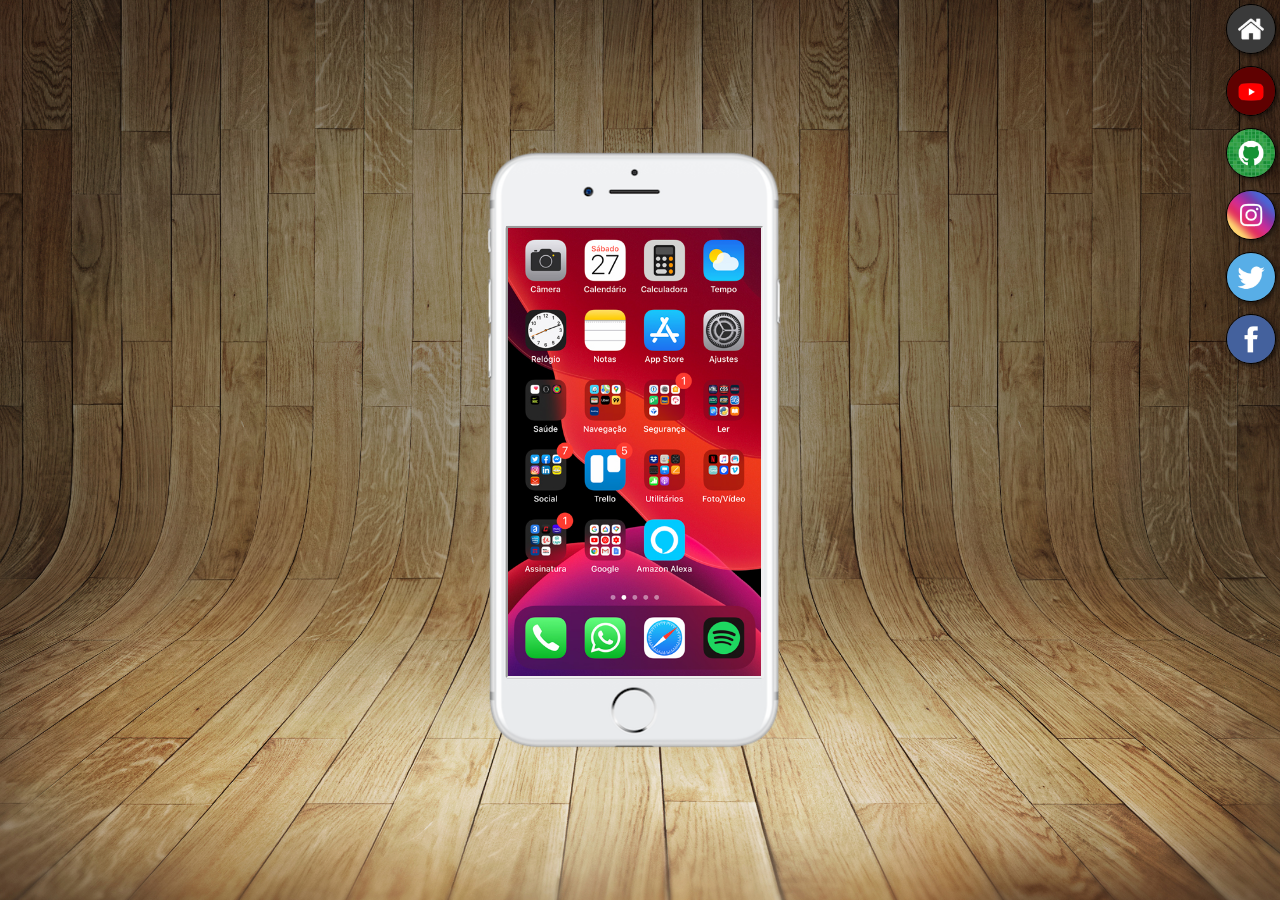
<file: index.html>
<!DOCTYPE html>
<html lang="pt-br">
<head>
    <meta charset="UTF-8">
    <meta name="viewport" content="width=device-width, initial-scale=1.0">
    <link rel="shortcut icon" href="favicon.ico" type="image/x-icon">
    <title>Projeto Redes Sociais</title>
    <link rel="stylesheet" href="estilos/style.css">
</head>
<body>
    <main>
        <section id="telefone">
            <iframe src="home.html" name="frame" id="frame">Seu Navegador não é compátivel com isso.

            </iframe>
        </section>
        <section id="redes-sociais">
           <ul>
            <li>
                <a href="home.html" target="frame"><img src="imagens/logo-home.jpg" alt="home"></a>
            </li>
            <li>
                <a href="youtube.html" target="frame"><img src="imagens/logo-youtube.jpg" alt="youtube"></a>
            </li>
            <li>
                <a href="github.html" target="frame"><img src="imagens/logo-github.jpg" alt="github"></a>
            </li>
            <li>
                <a href="instagram.html" target="frame"><img src="imagens/logo-instagram.jpg" alt="instagran"></a>
            </li>
            <li>
                <a href="twitter.html" target="frame"><img src="imagens/logo-twitter.jpg" alt="twitter"></a>
            </li>
            <li>
                <a href="facebook.html" target="frame"><img src="imagens/logo-facebook.jpg" alt="facebook"></a>
            </li>
           </ul>
        </section>
    </main>
</body>
</html>
</file>
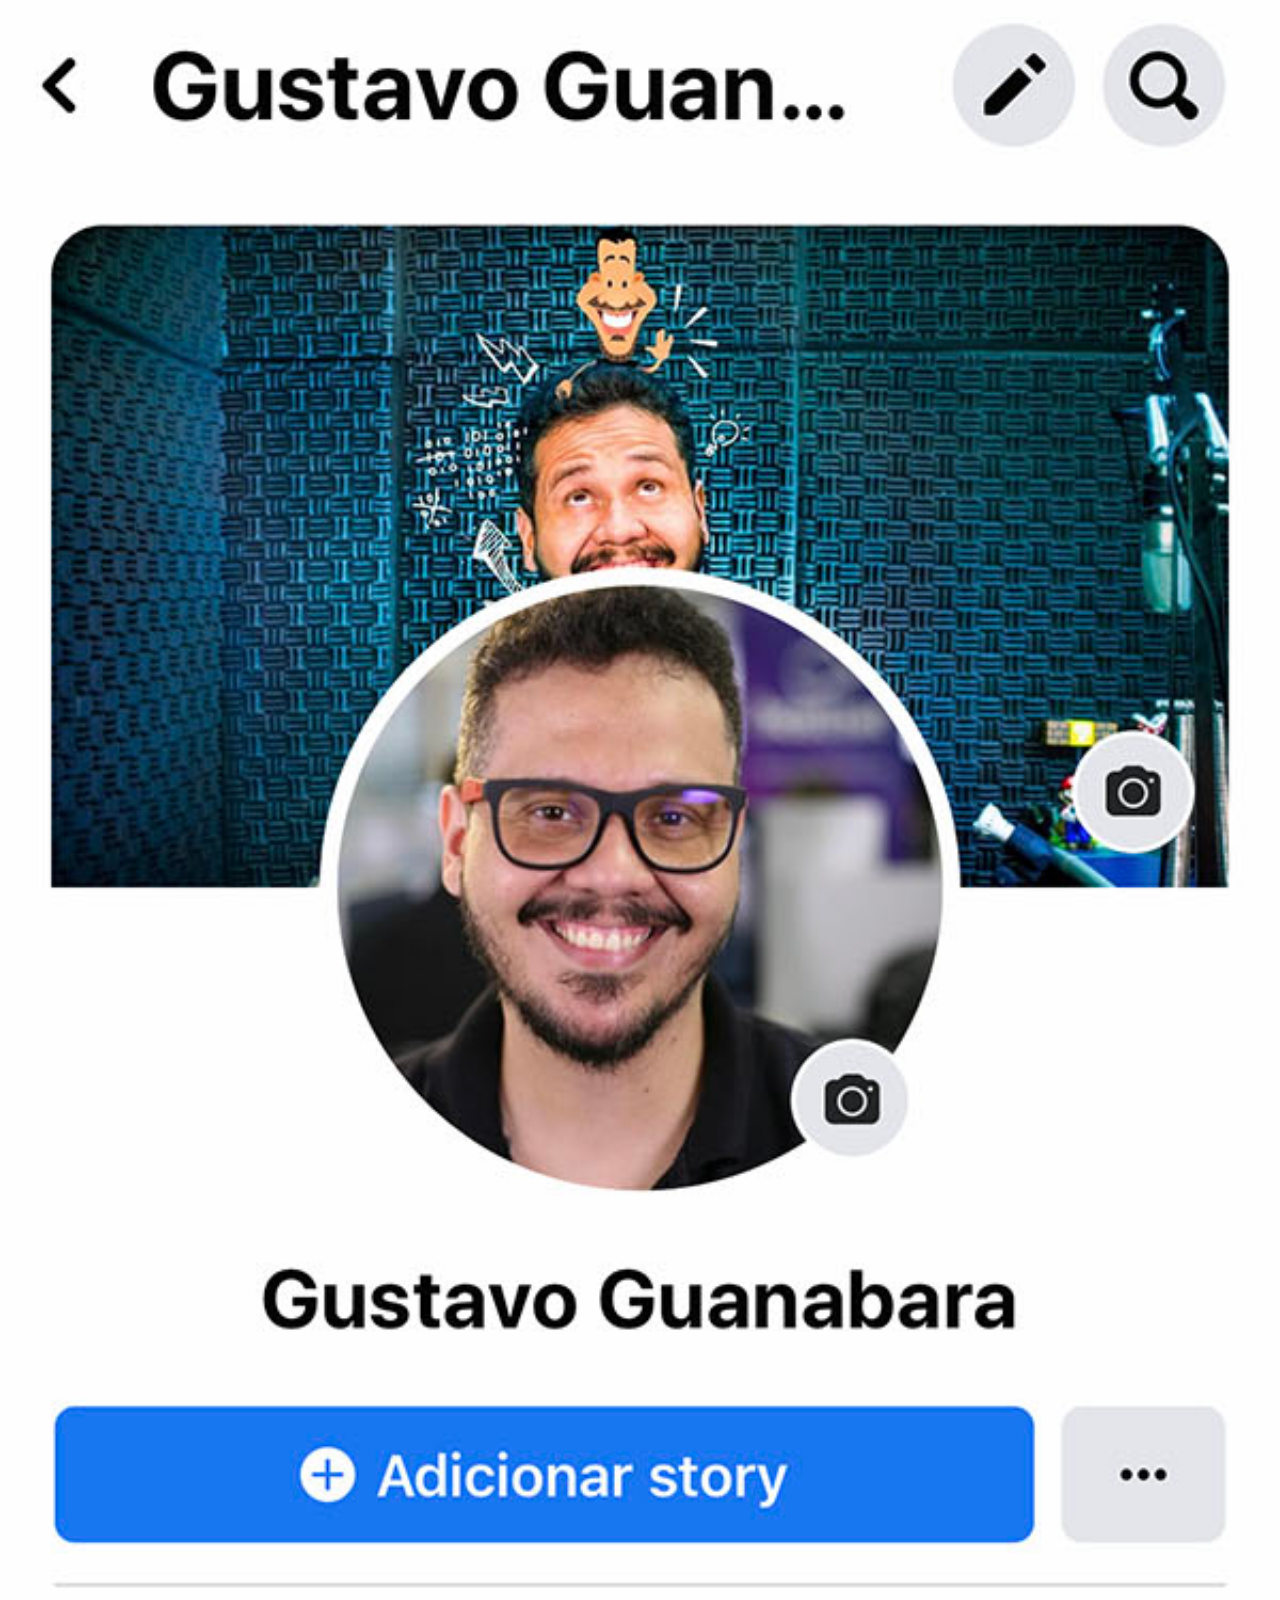
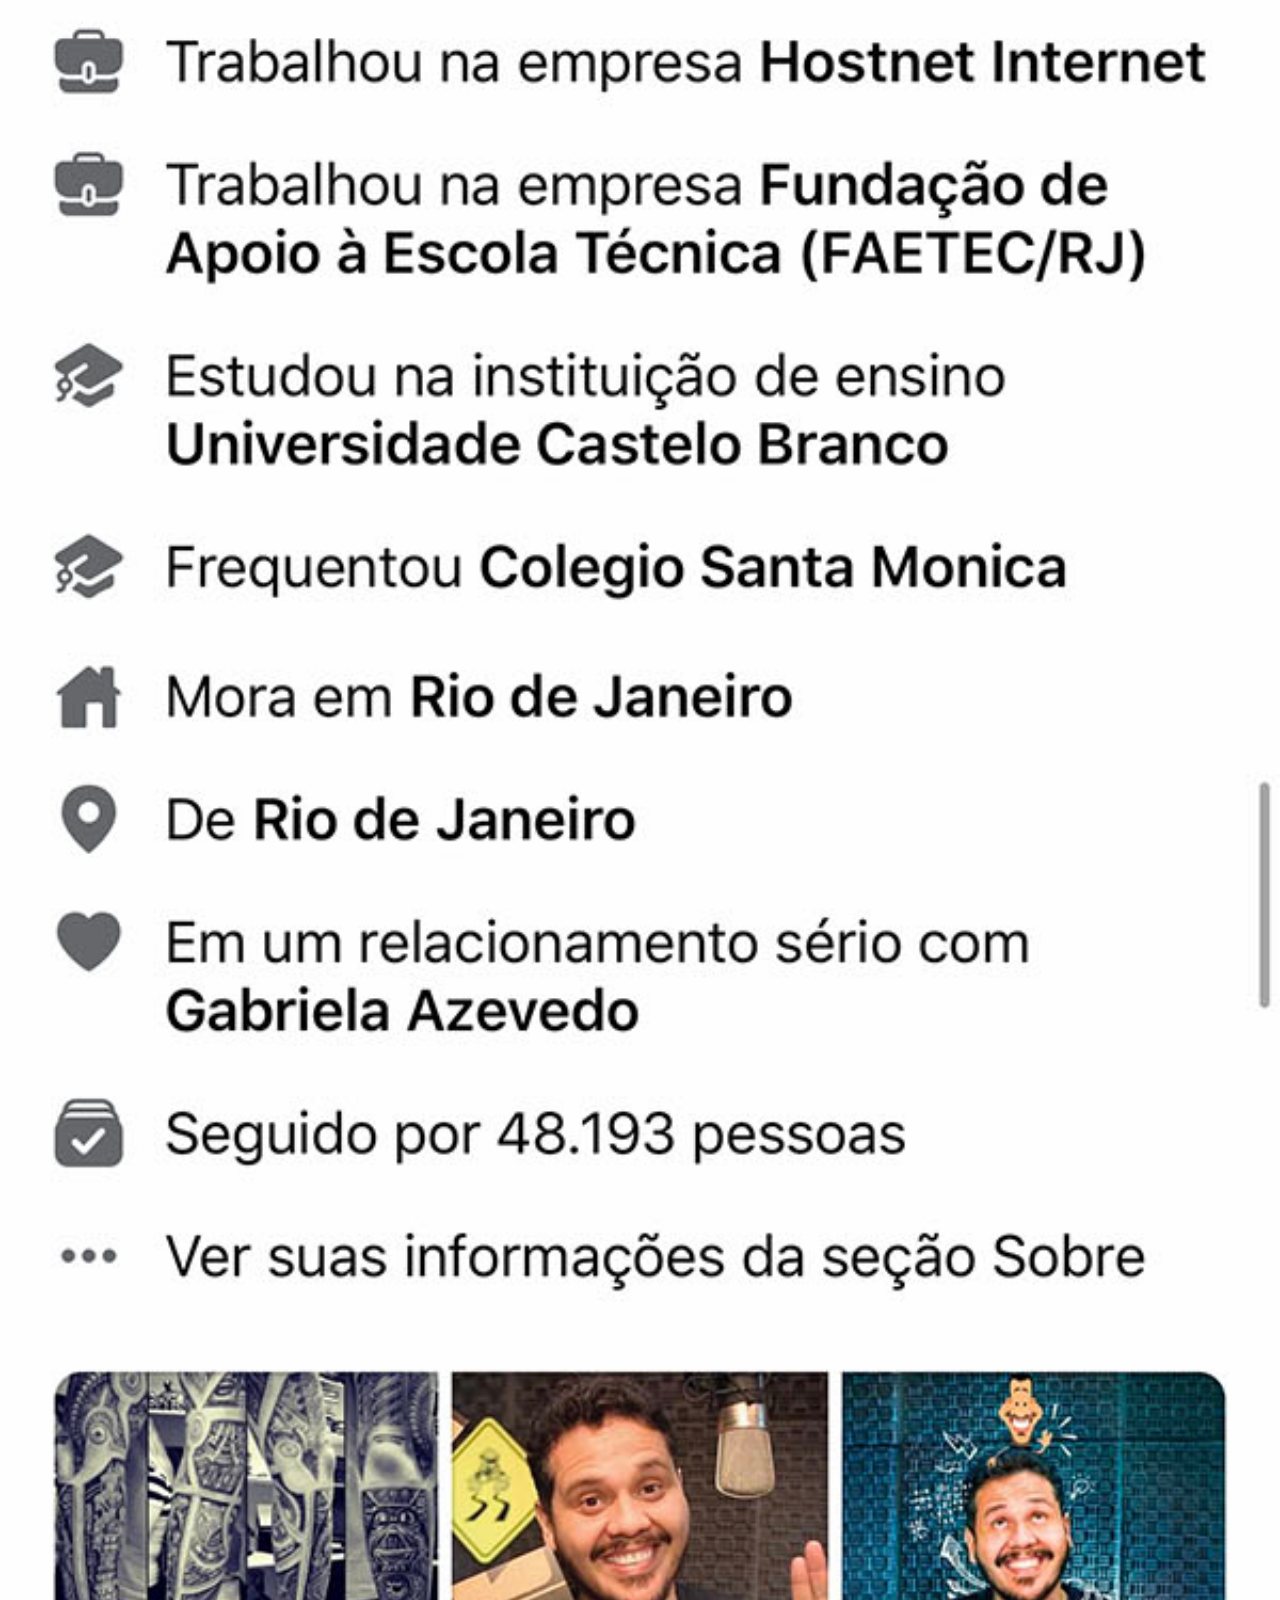
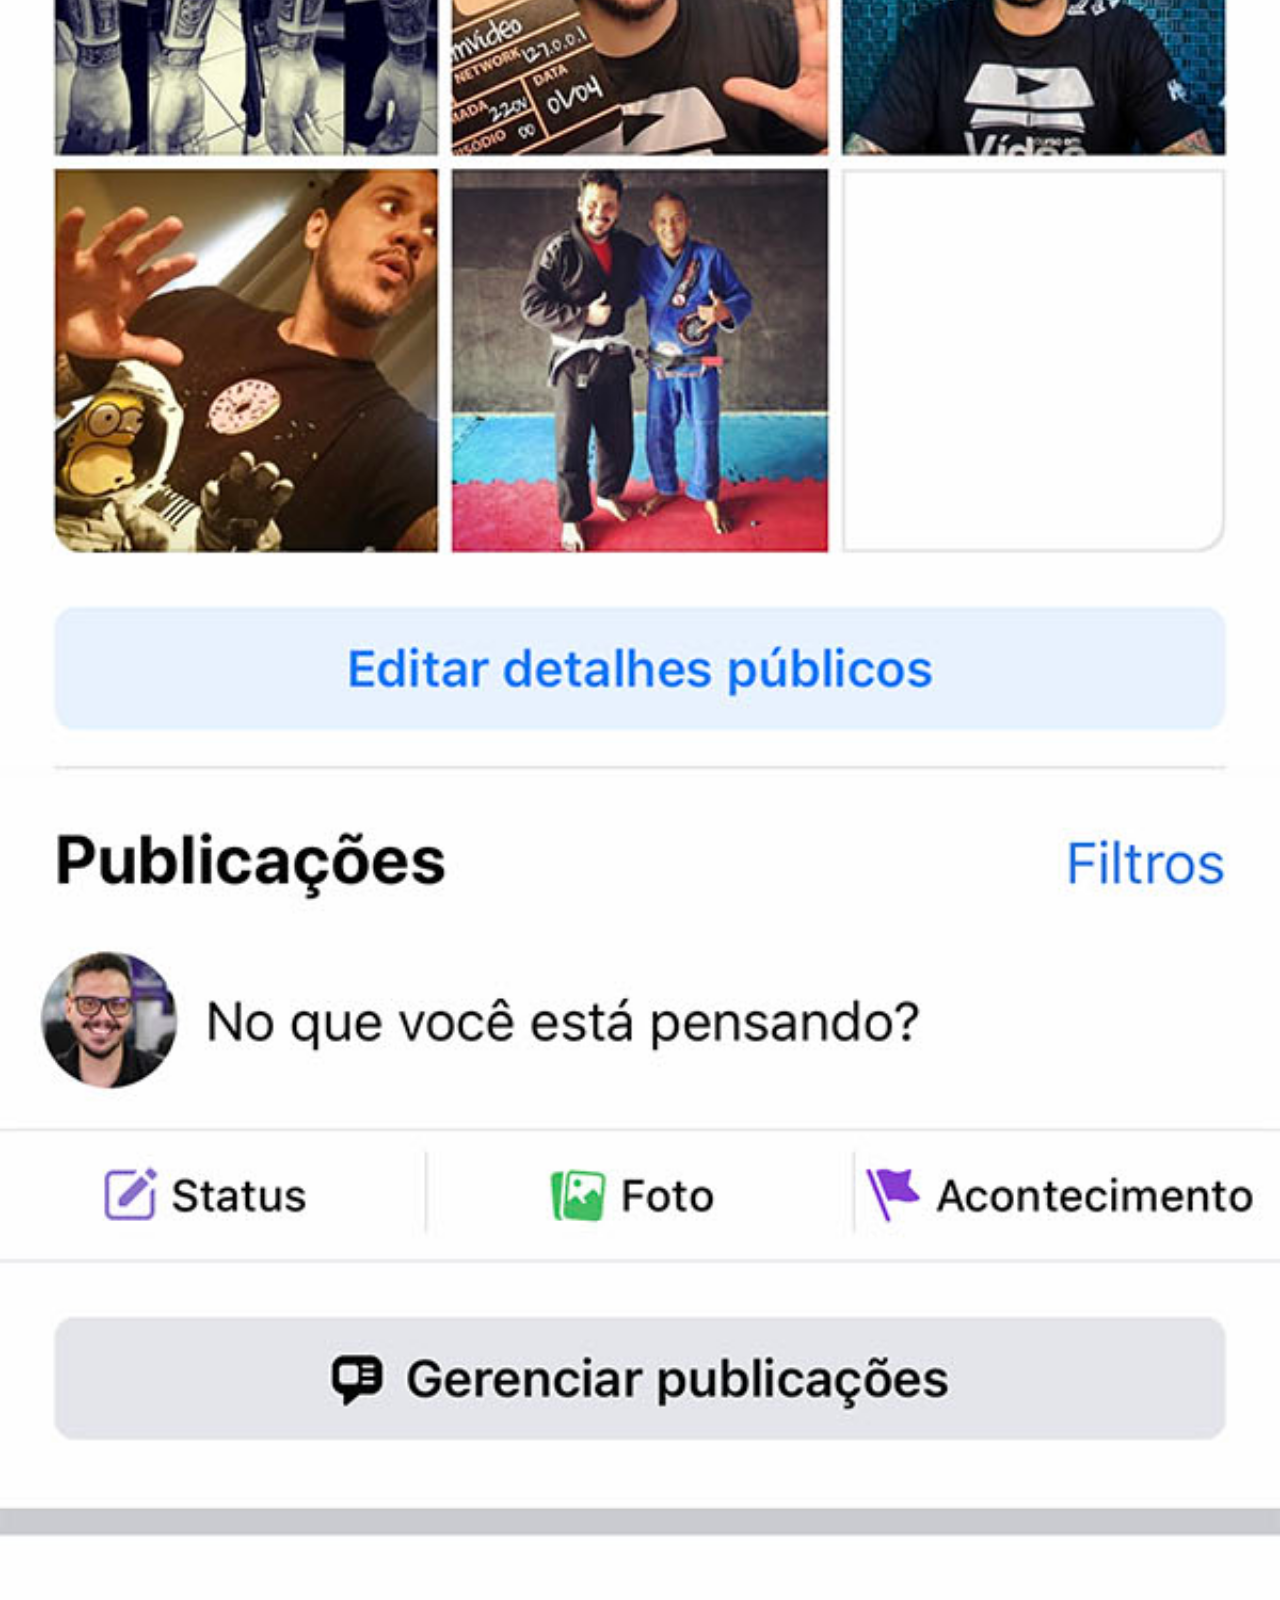
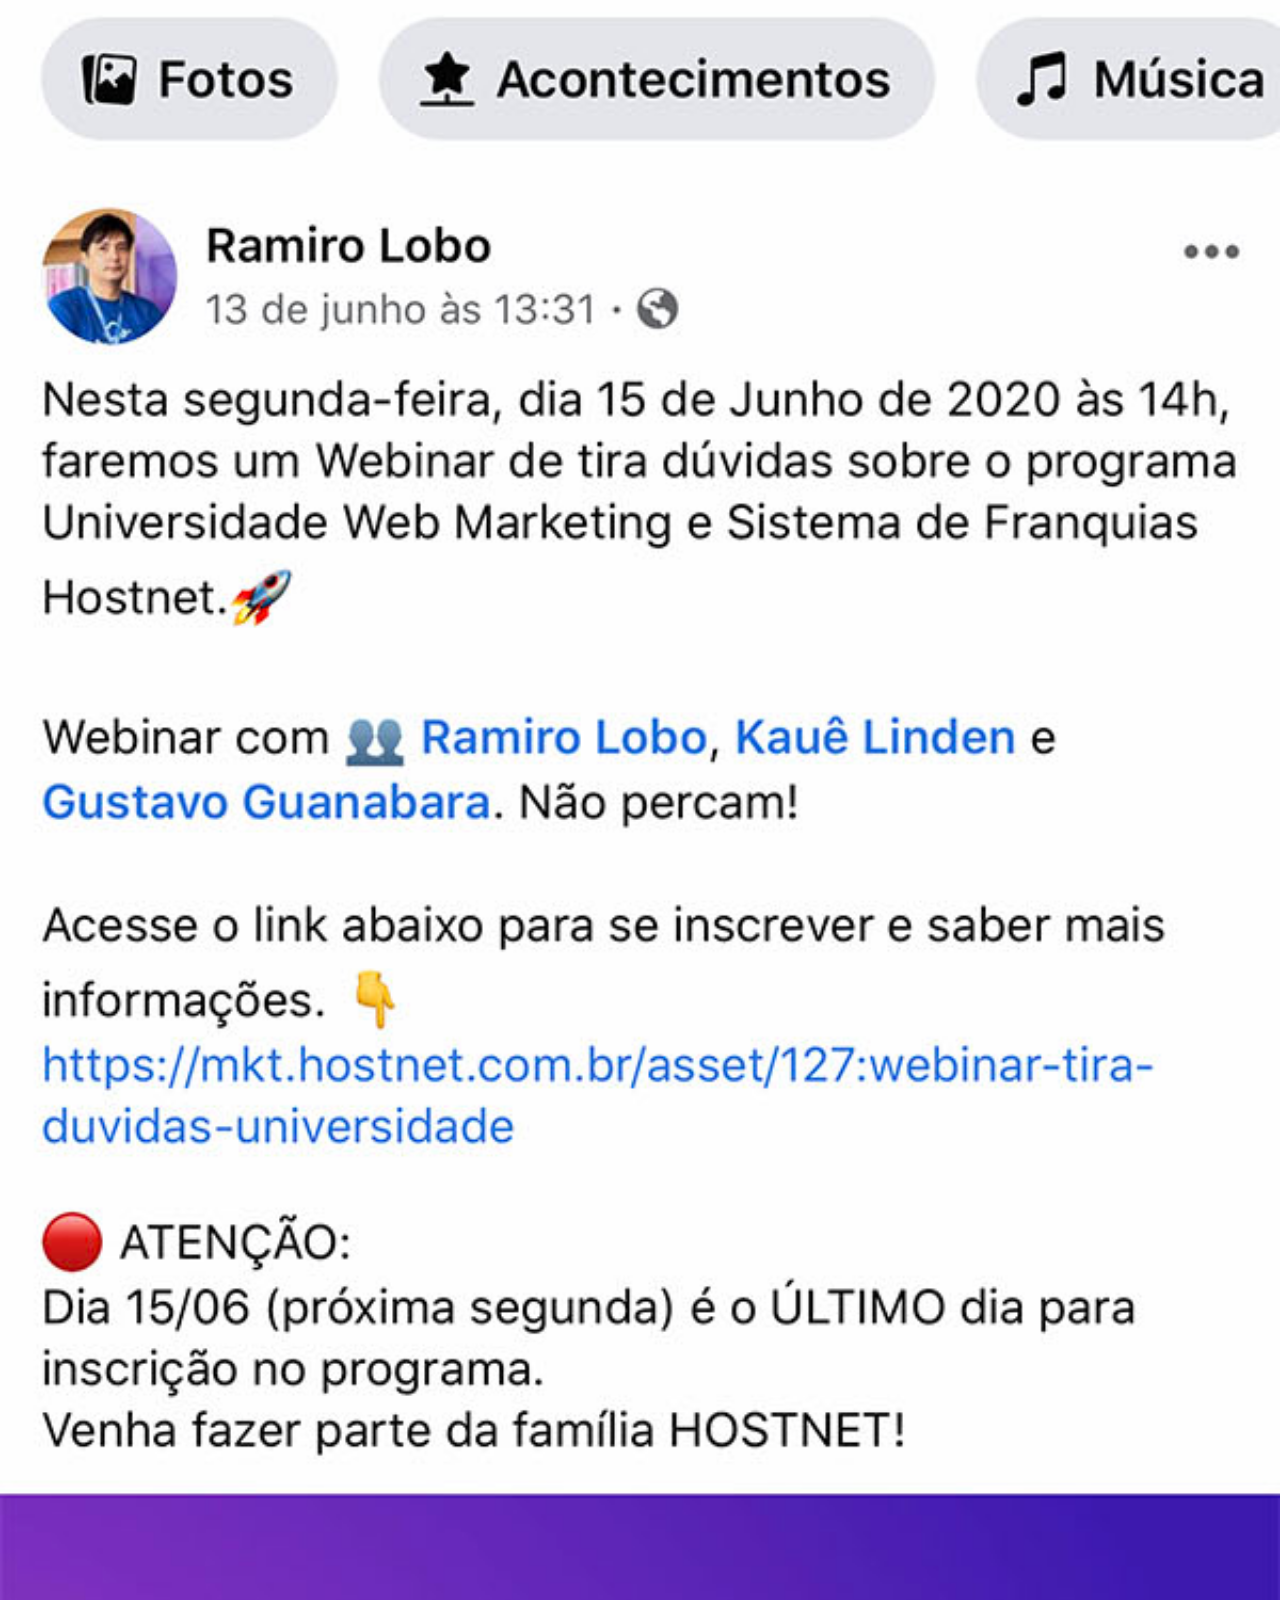
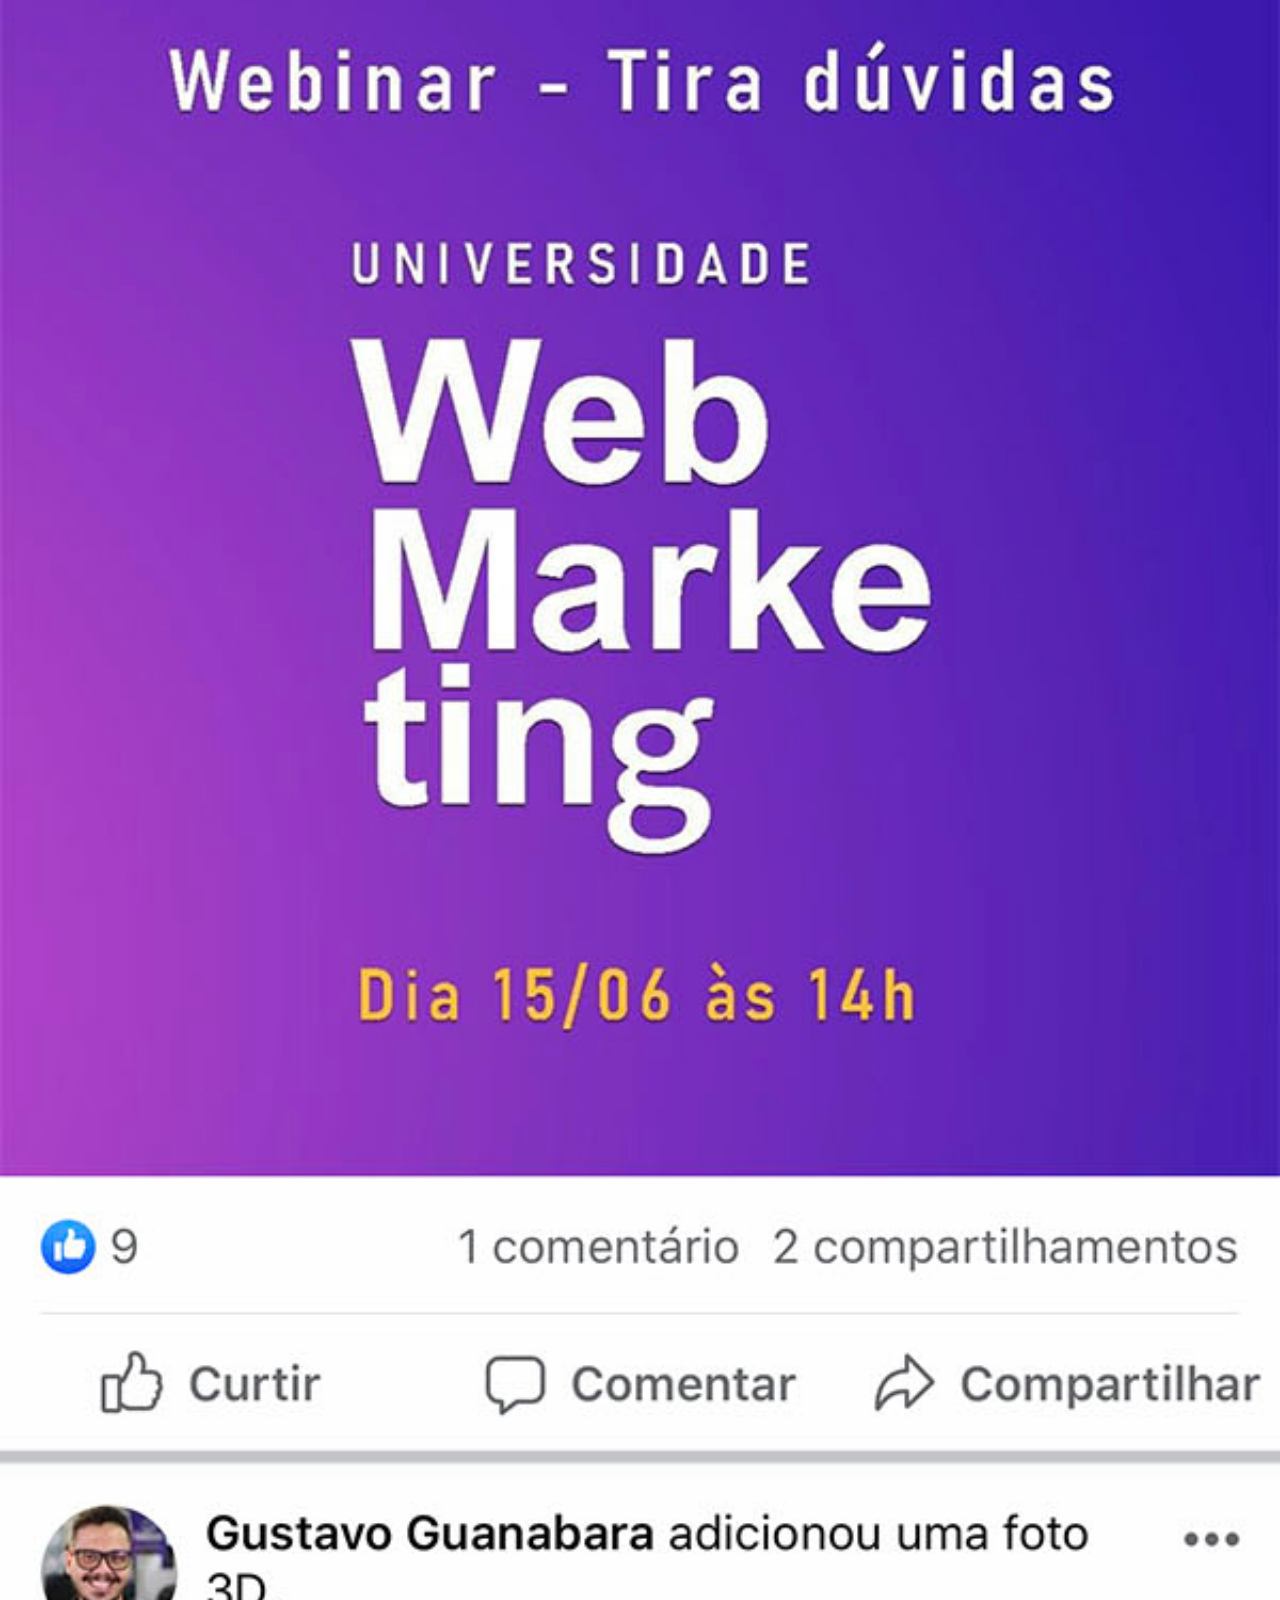
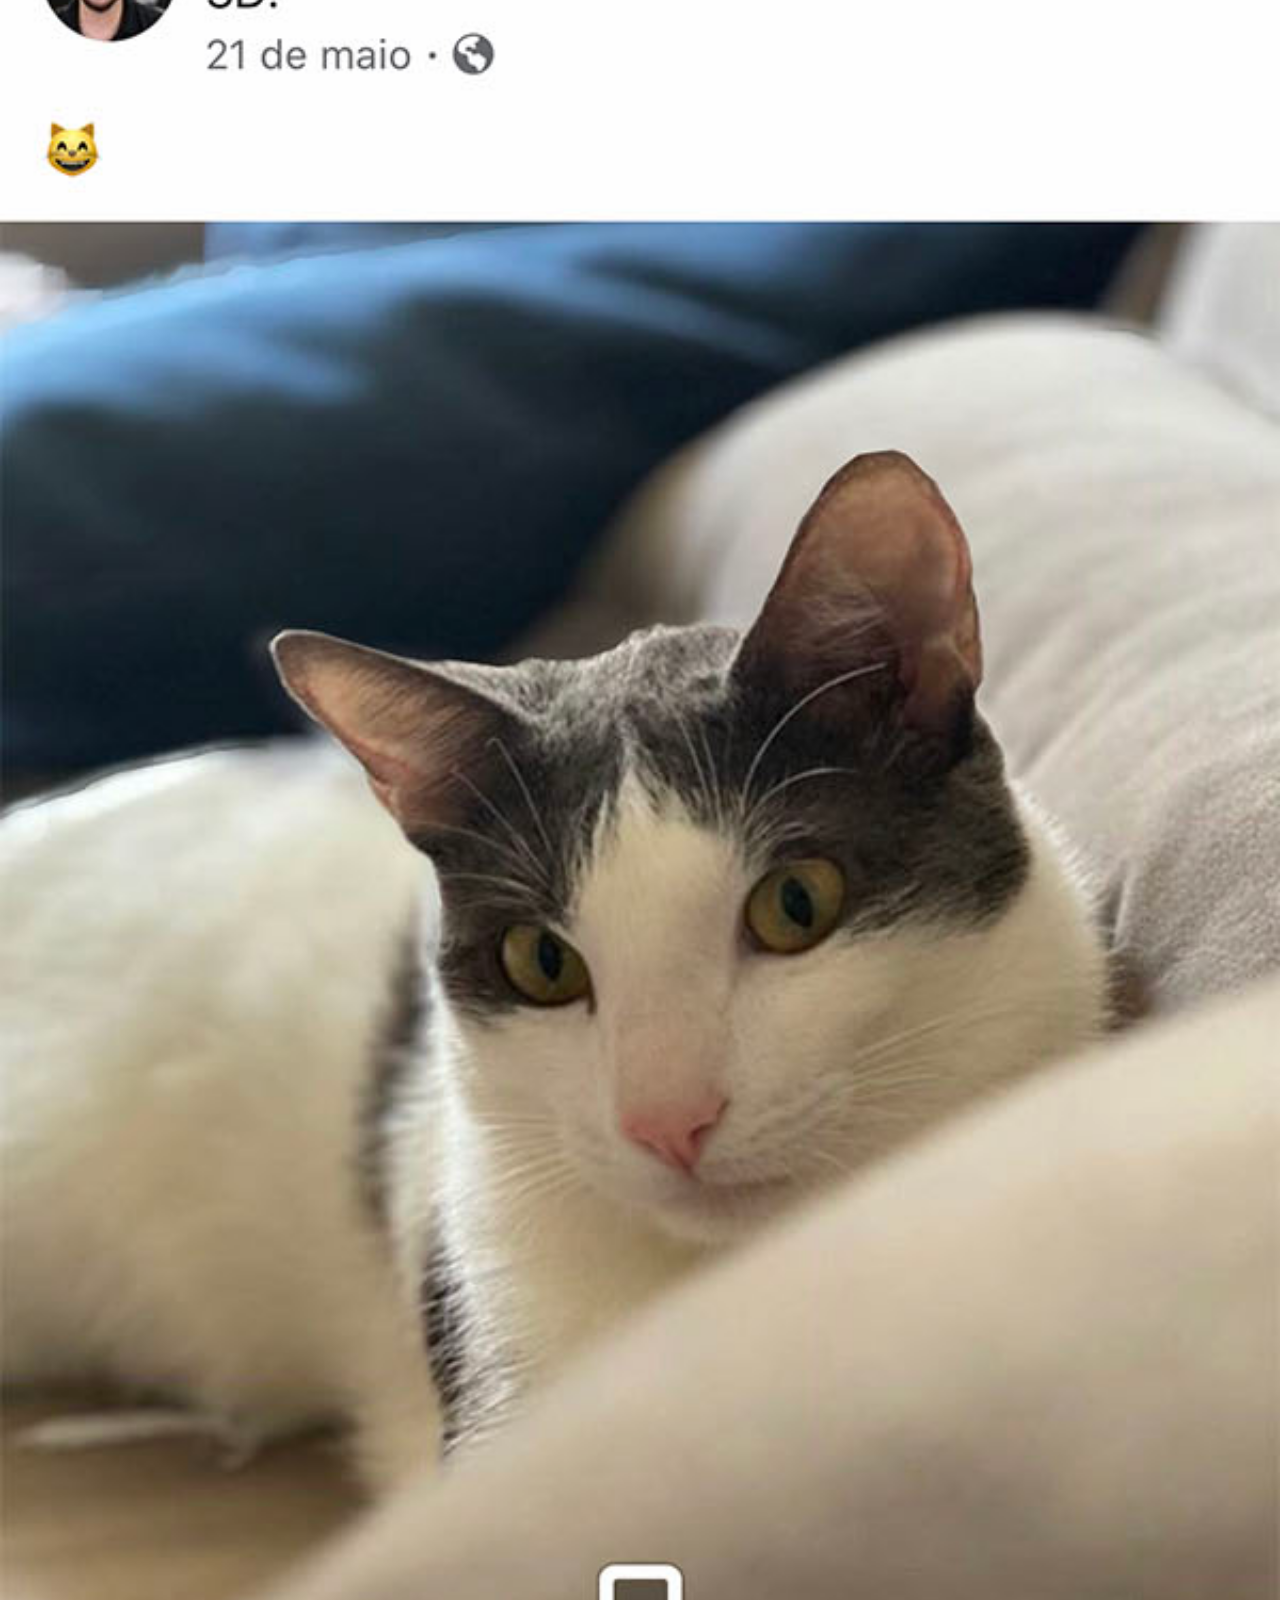
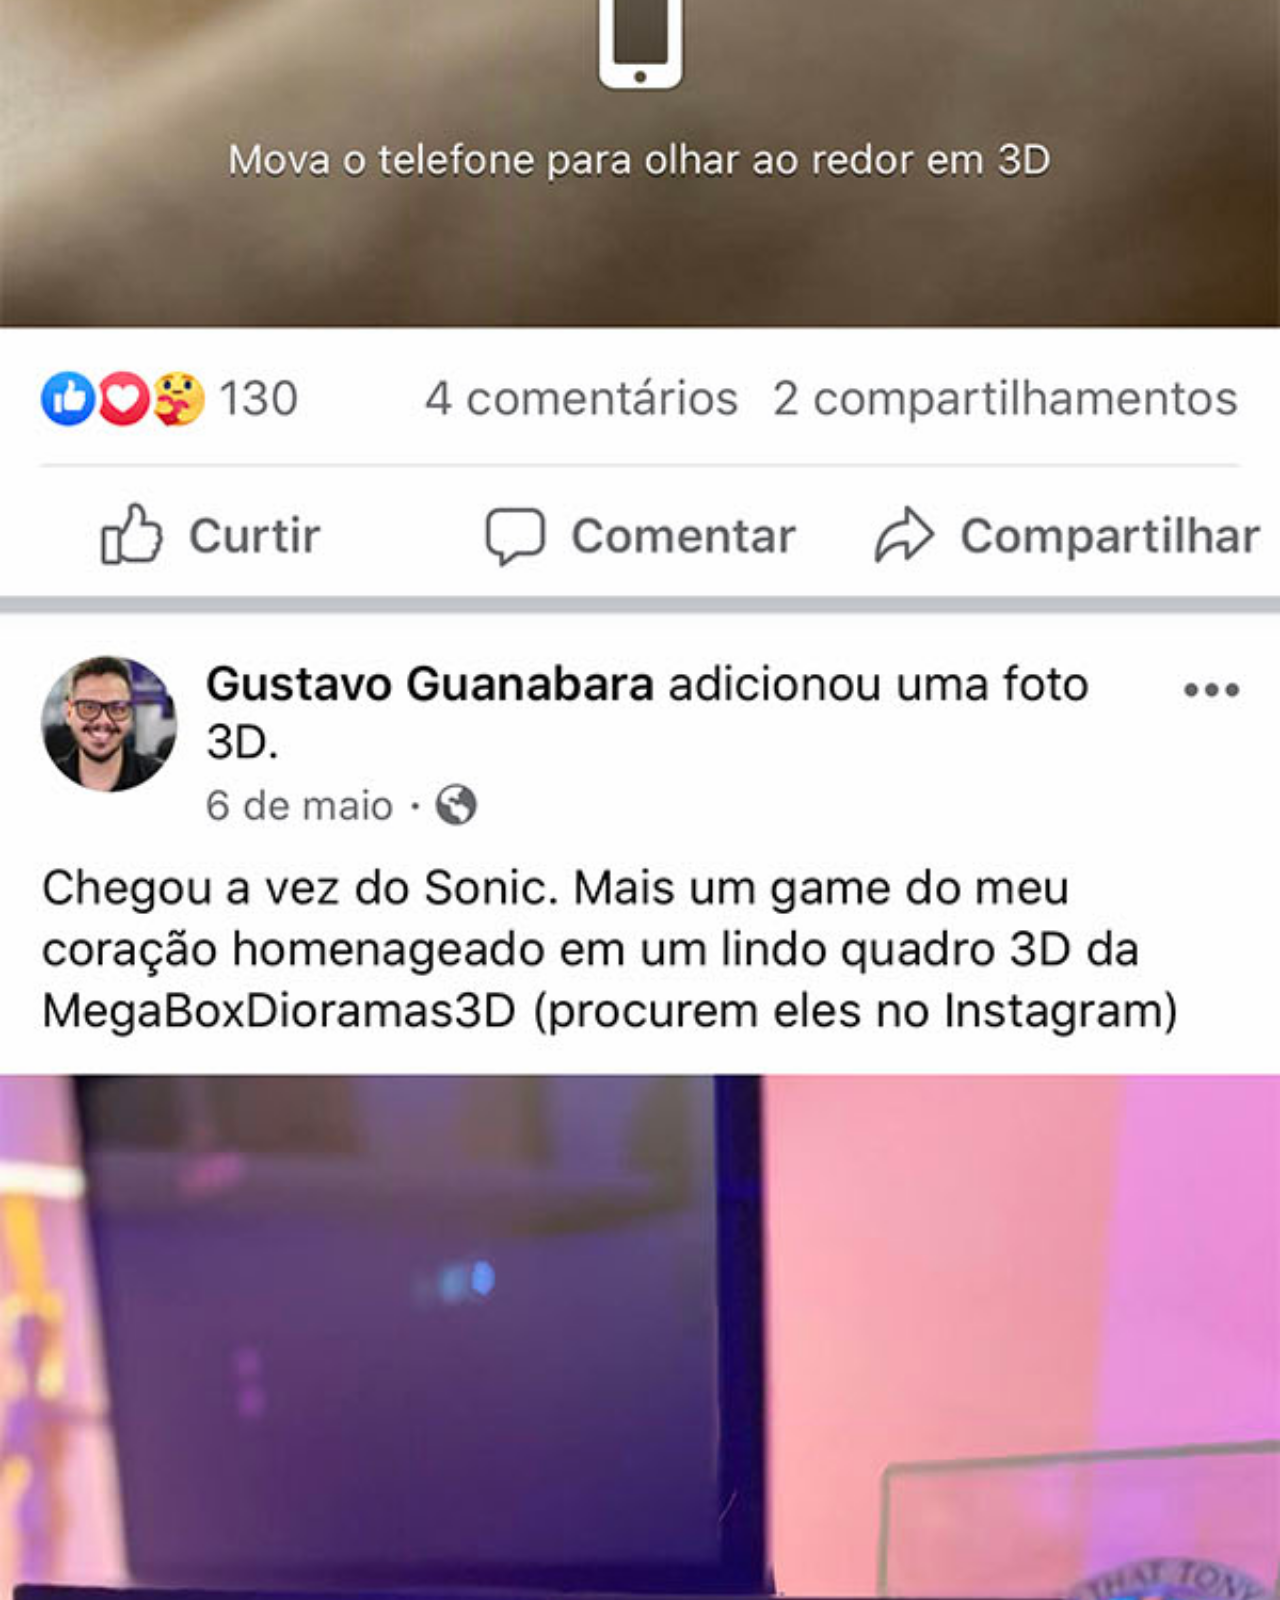
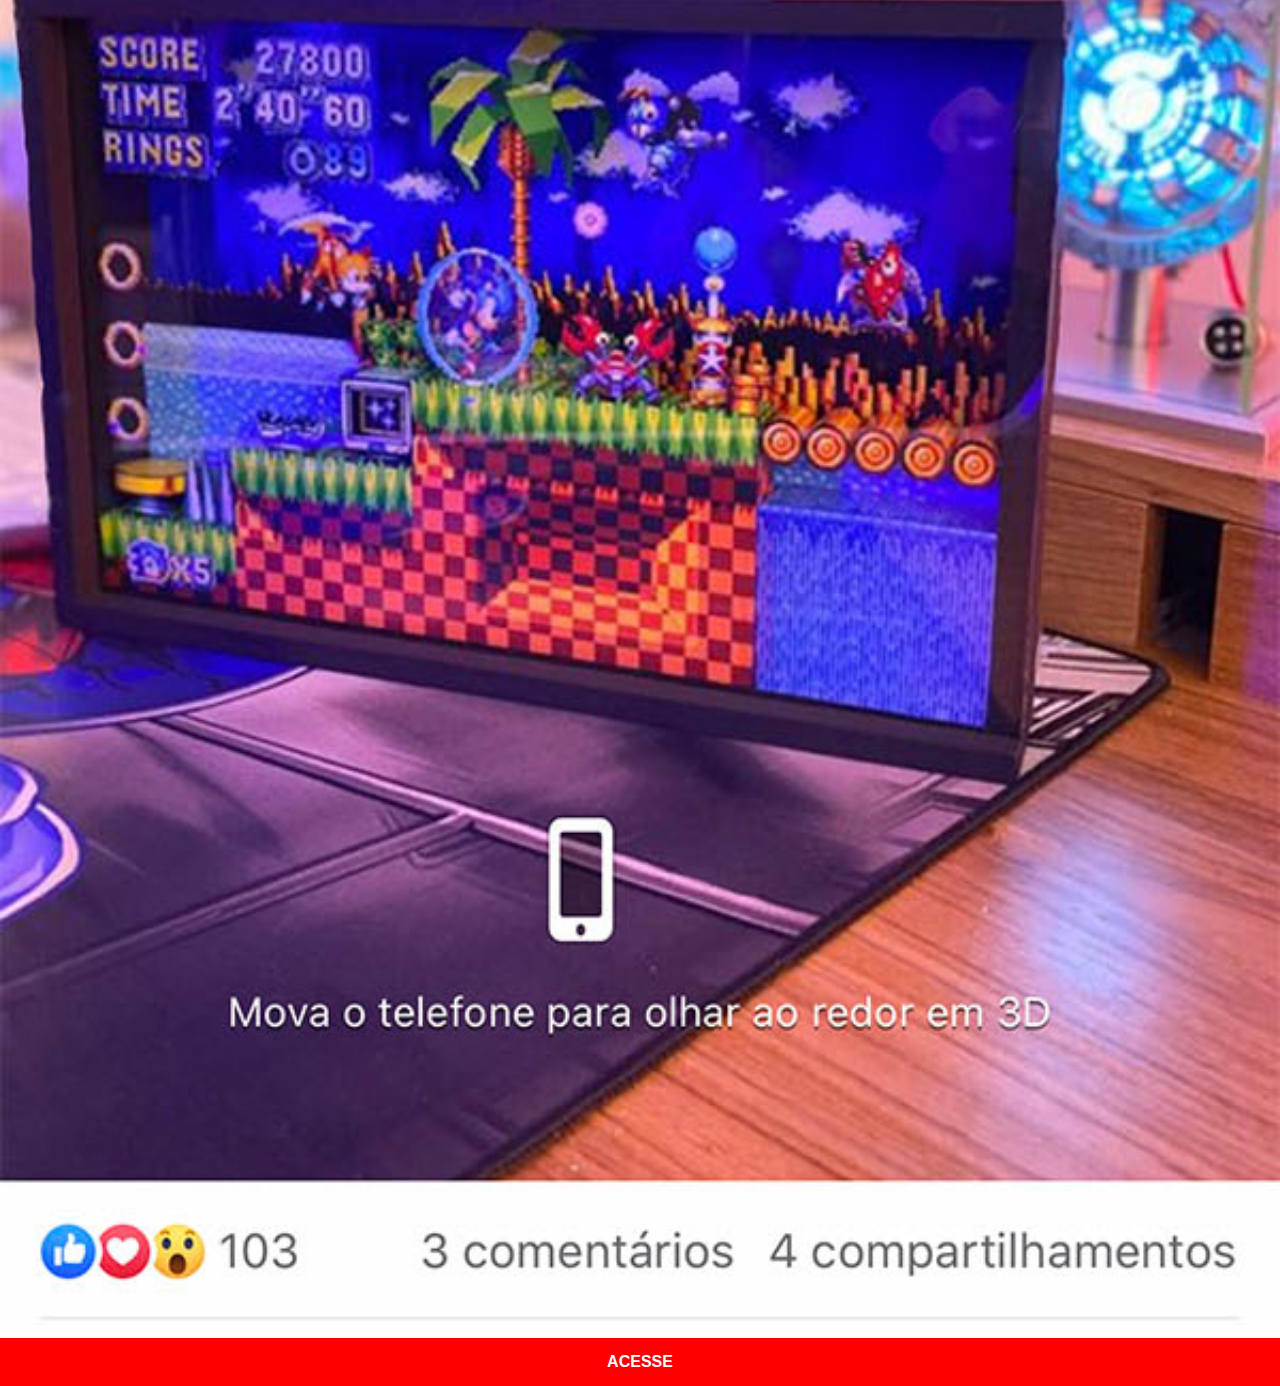
<file: facebook.html>
<!DOCTYPE html>
<html lang="pt-br">
<head>
    <meta charset="UTF-8">
    <meta name="viewport" content="width=device-width, initial-scale=1.0">
    <title>Facebook</title>
    <link rel="stylesheet" href="estilos/frames.css">
</head>
<body>
    <img src="imagens/tela-facebook.jpg" alt="Facebook">
    <a href="https://www.facebook.com/gustavoguanabara/?locale=pt_BR" target="_blank" rel="external">ACESSE</a>
</body>
</html>
</file>
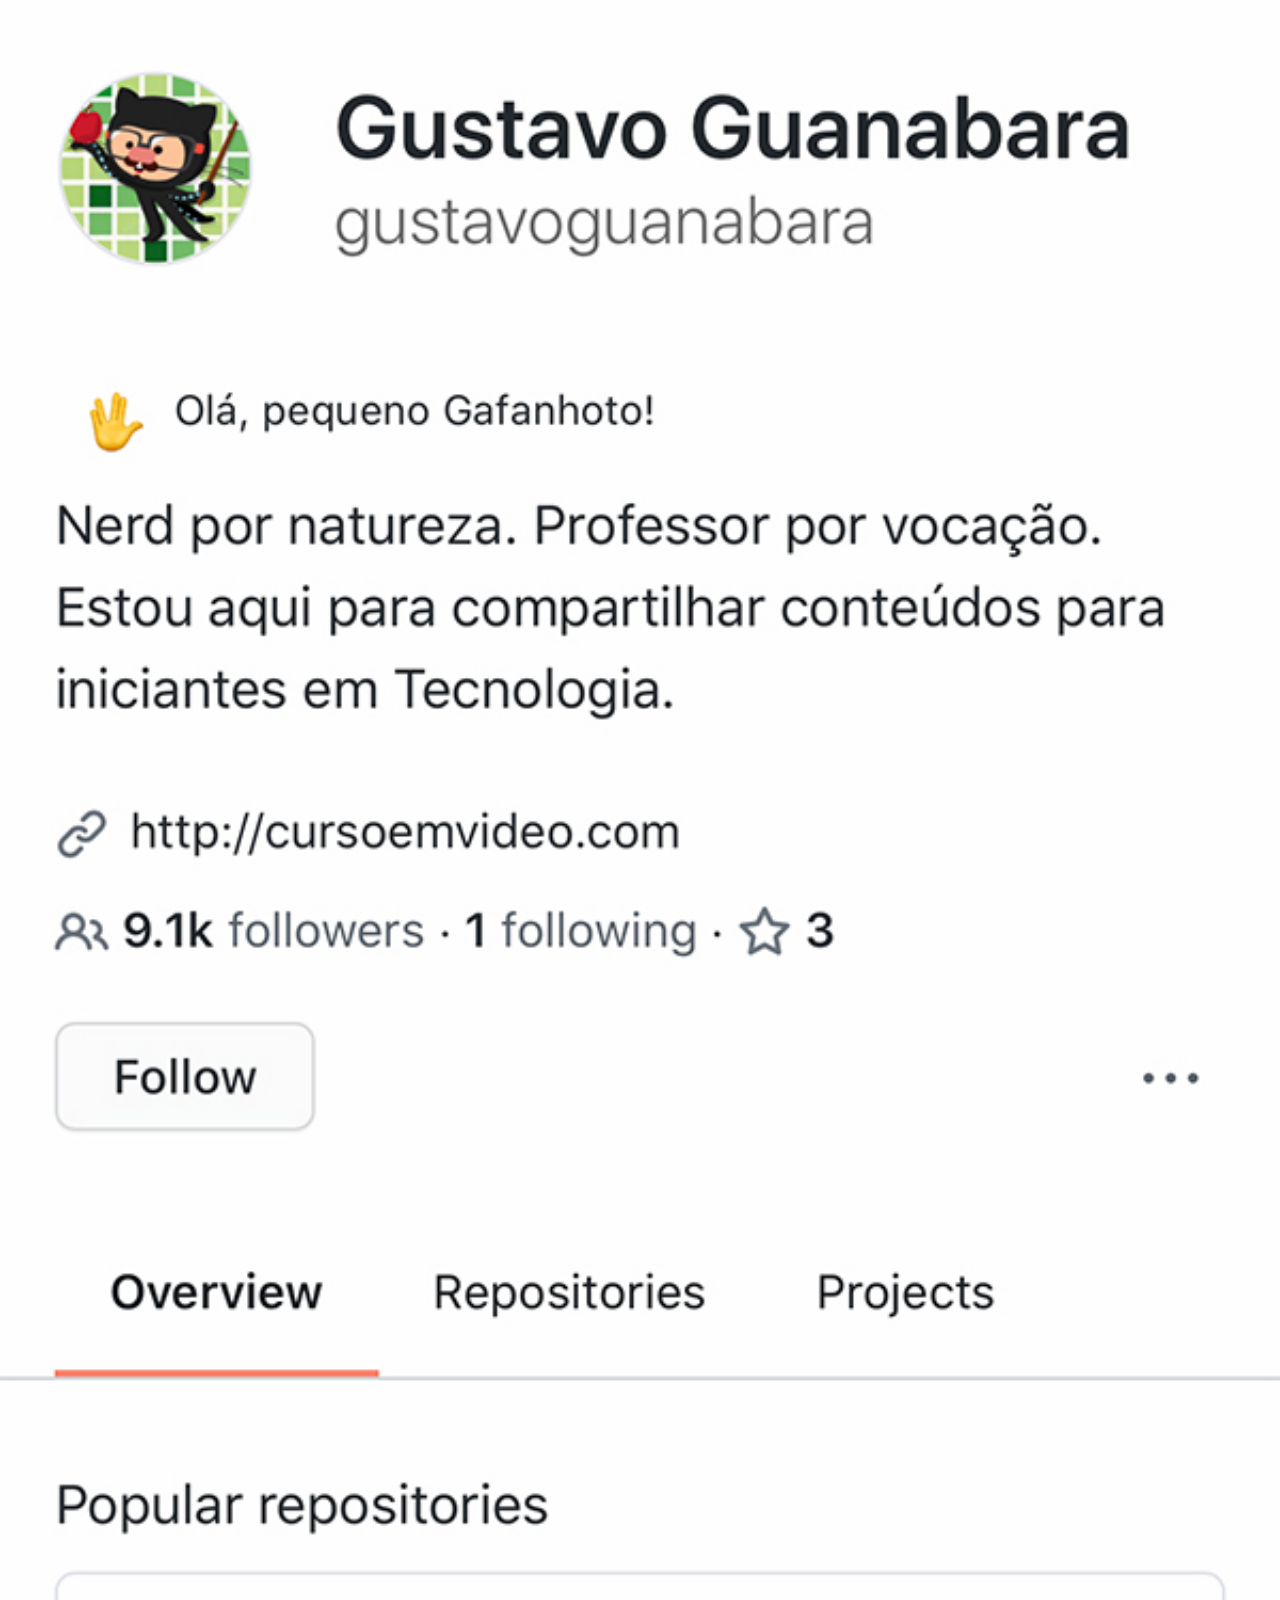
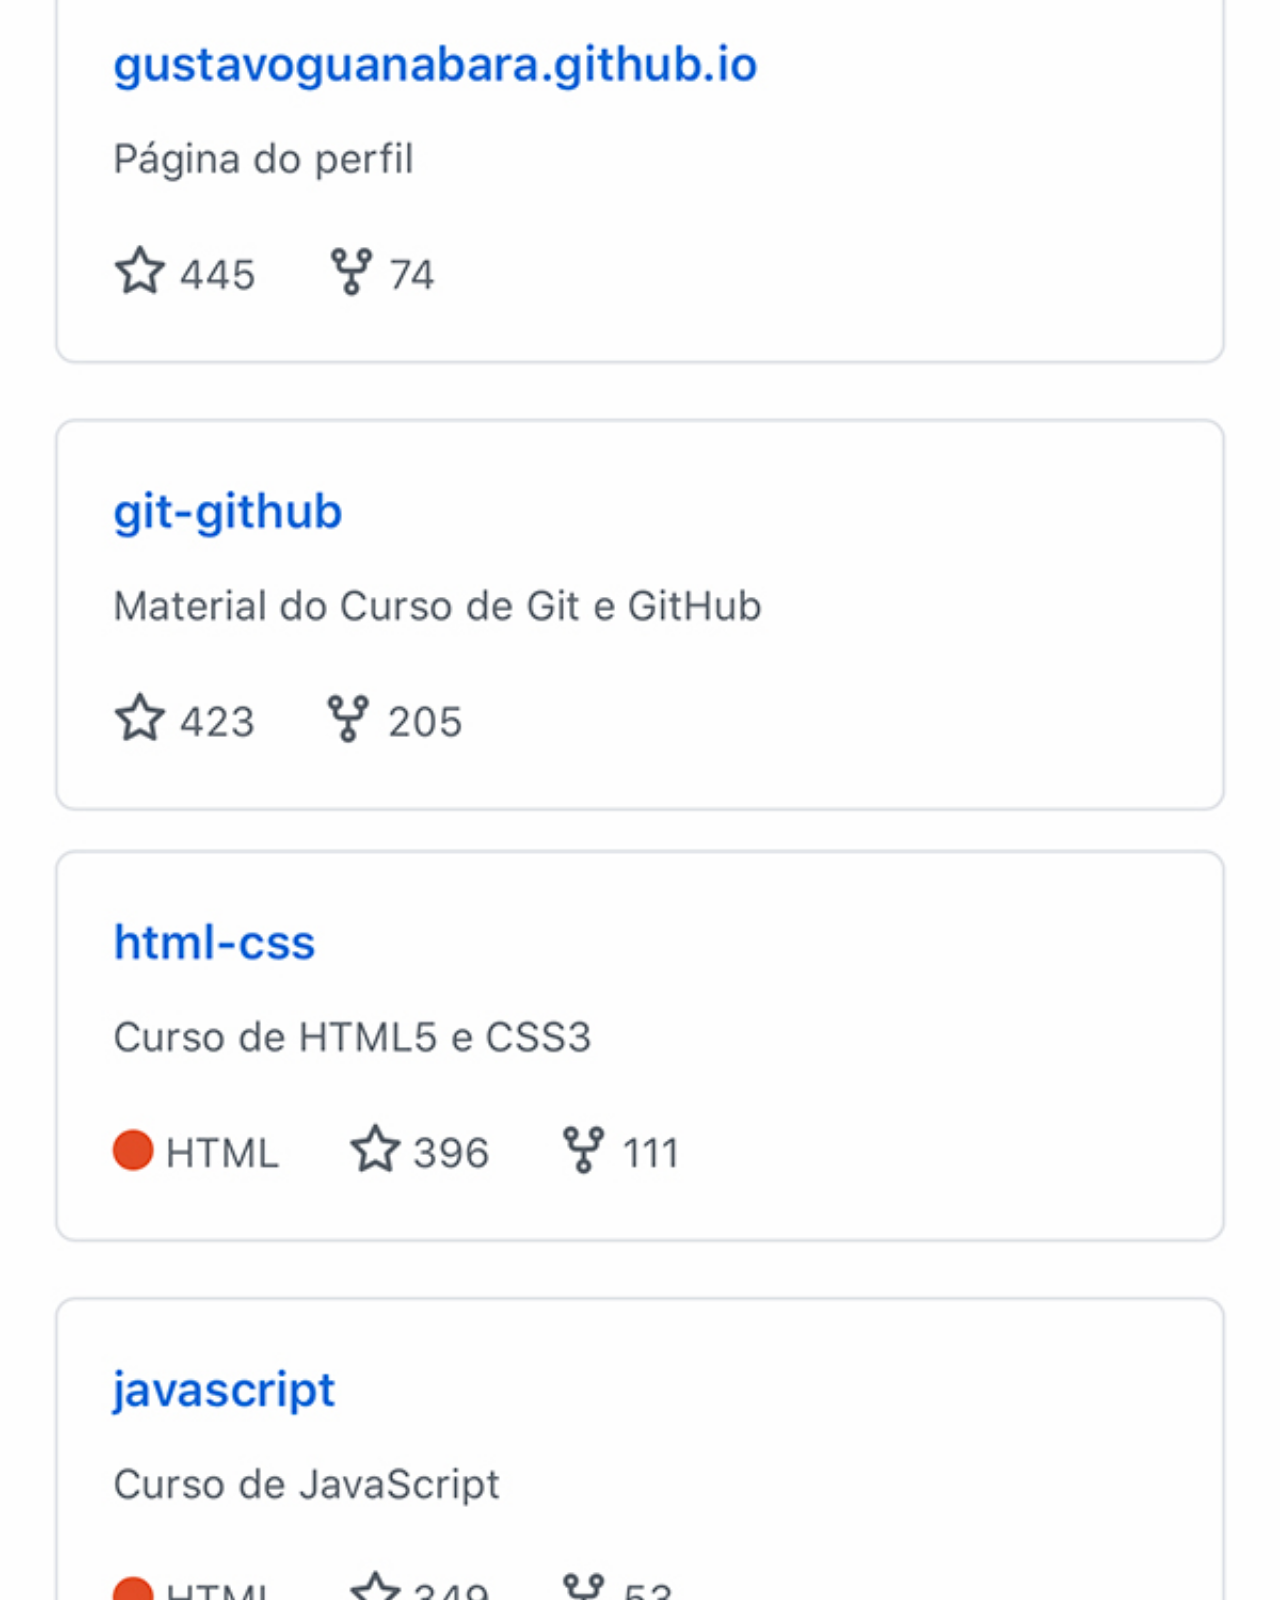
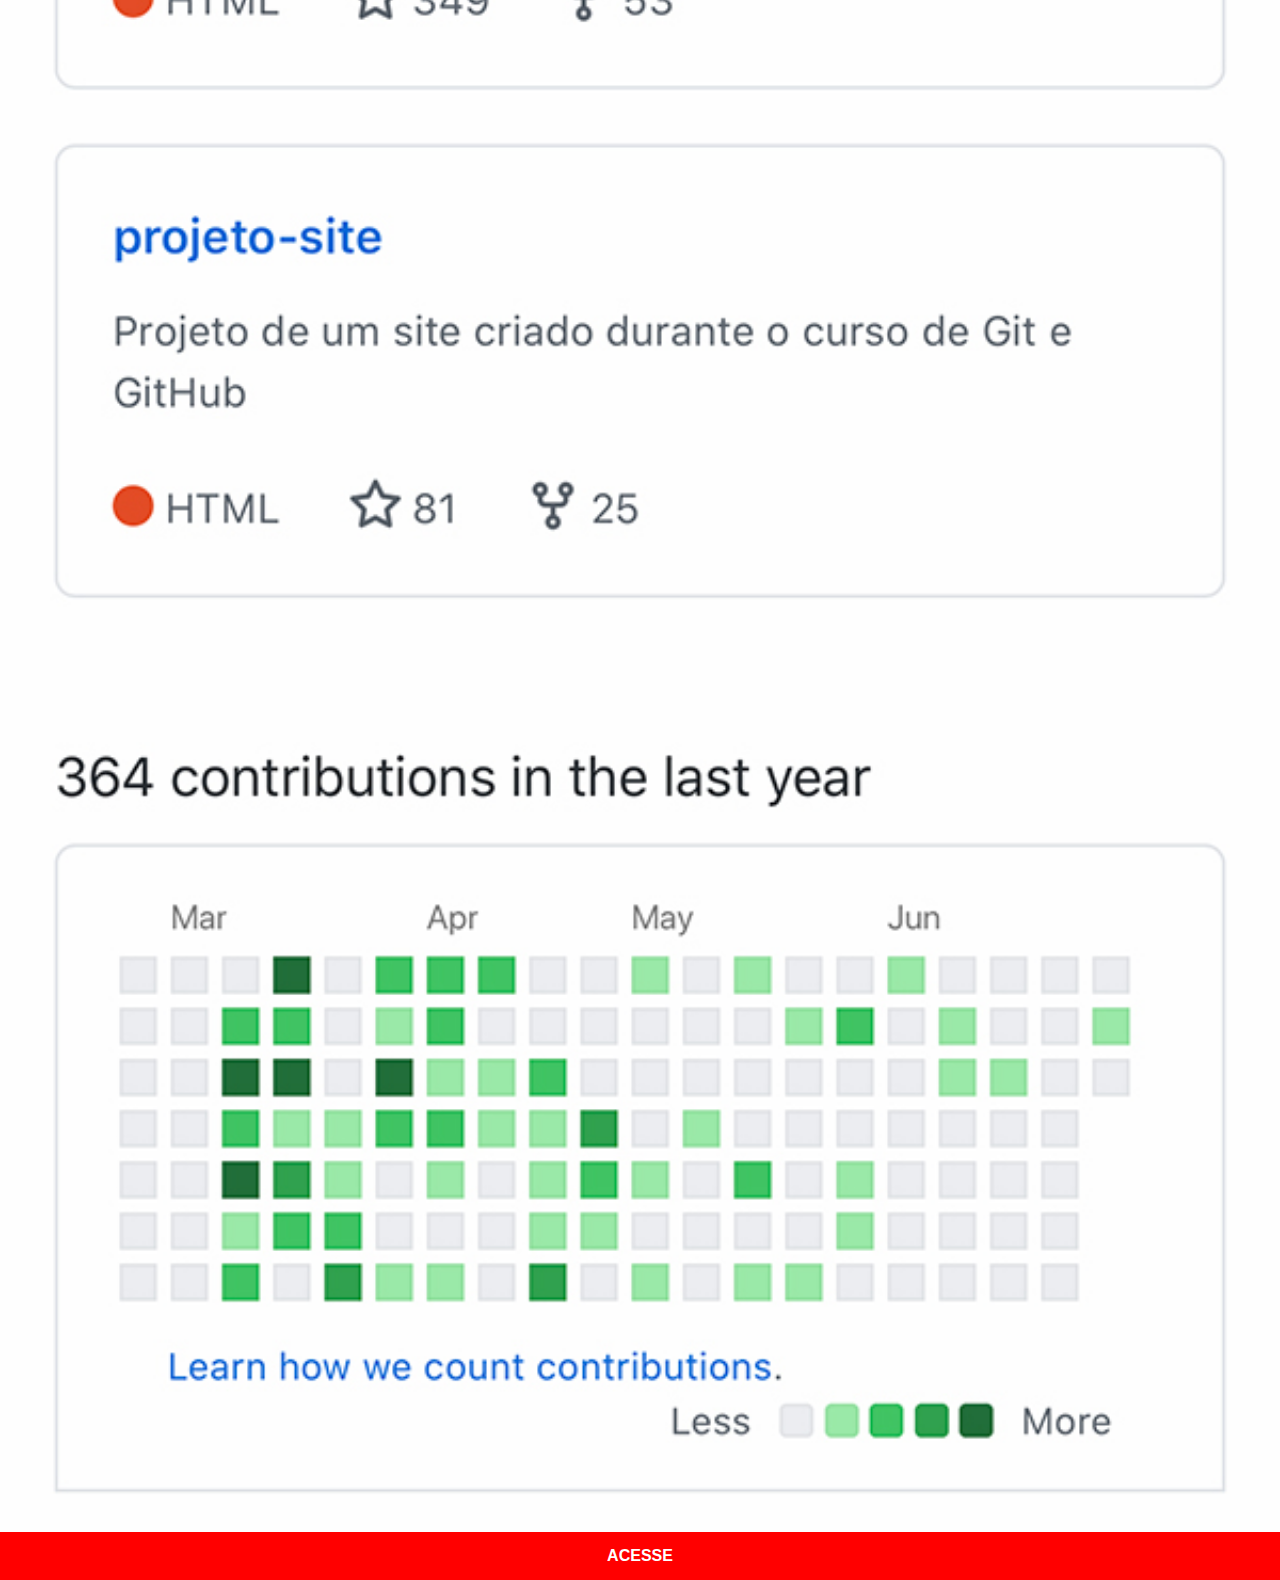
<file: github.html>
<!DOCTYPE html>
<html lang="pt-br">
<head>
    <meta charset="UTF-8">
    <meta name="viewport" content="width=device-width, initial-scale=1.0">
    <title>Github</title>
    <link rel="stylesheet" href="estilos/frames.css">
</head>
<body>
    <img src="imagens/tela-github.jpg" alt="Github">
    <a href="https://github.com/gustavoguanabara" target="_blank" rel="external">ACESSE</a>
</body>
</html>
</file>
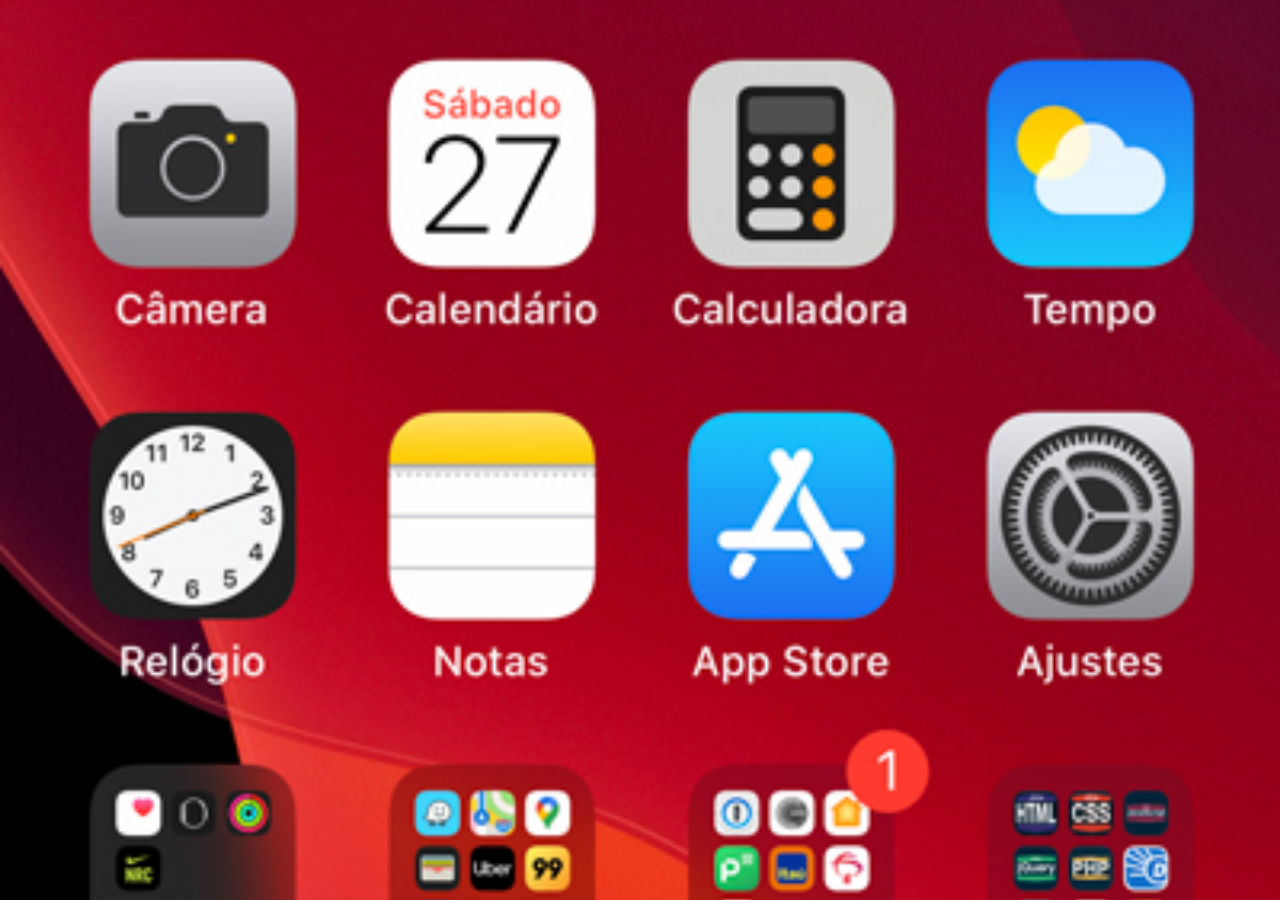
<file: home.html>
<!DOCTYPE html>
<html lang="pt-br">
<head>
    <meta charset="UTF-8">
    <meta name="viewport" content="width=device-width, initial-scale=1.0">
    <title>Home</title>
</head>
<style>
* {
    margin: 0px;
    padding: 0px;
}

body {
    width: 100vw;
    height: 100vh;
    background-color: black;
    background-image: url('imagens/tela-home.jpg');
    background-repeat: no-repeat;
    background-position: top center;
    background-size: cover;
}
</style>
<body>
    
</body>
</html>
</file>
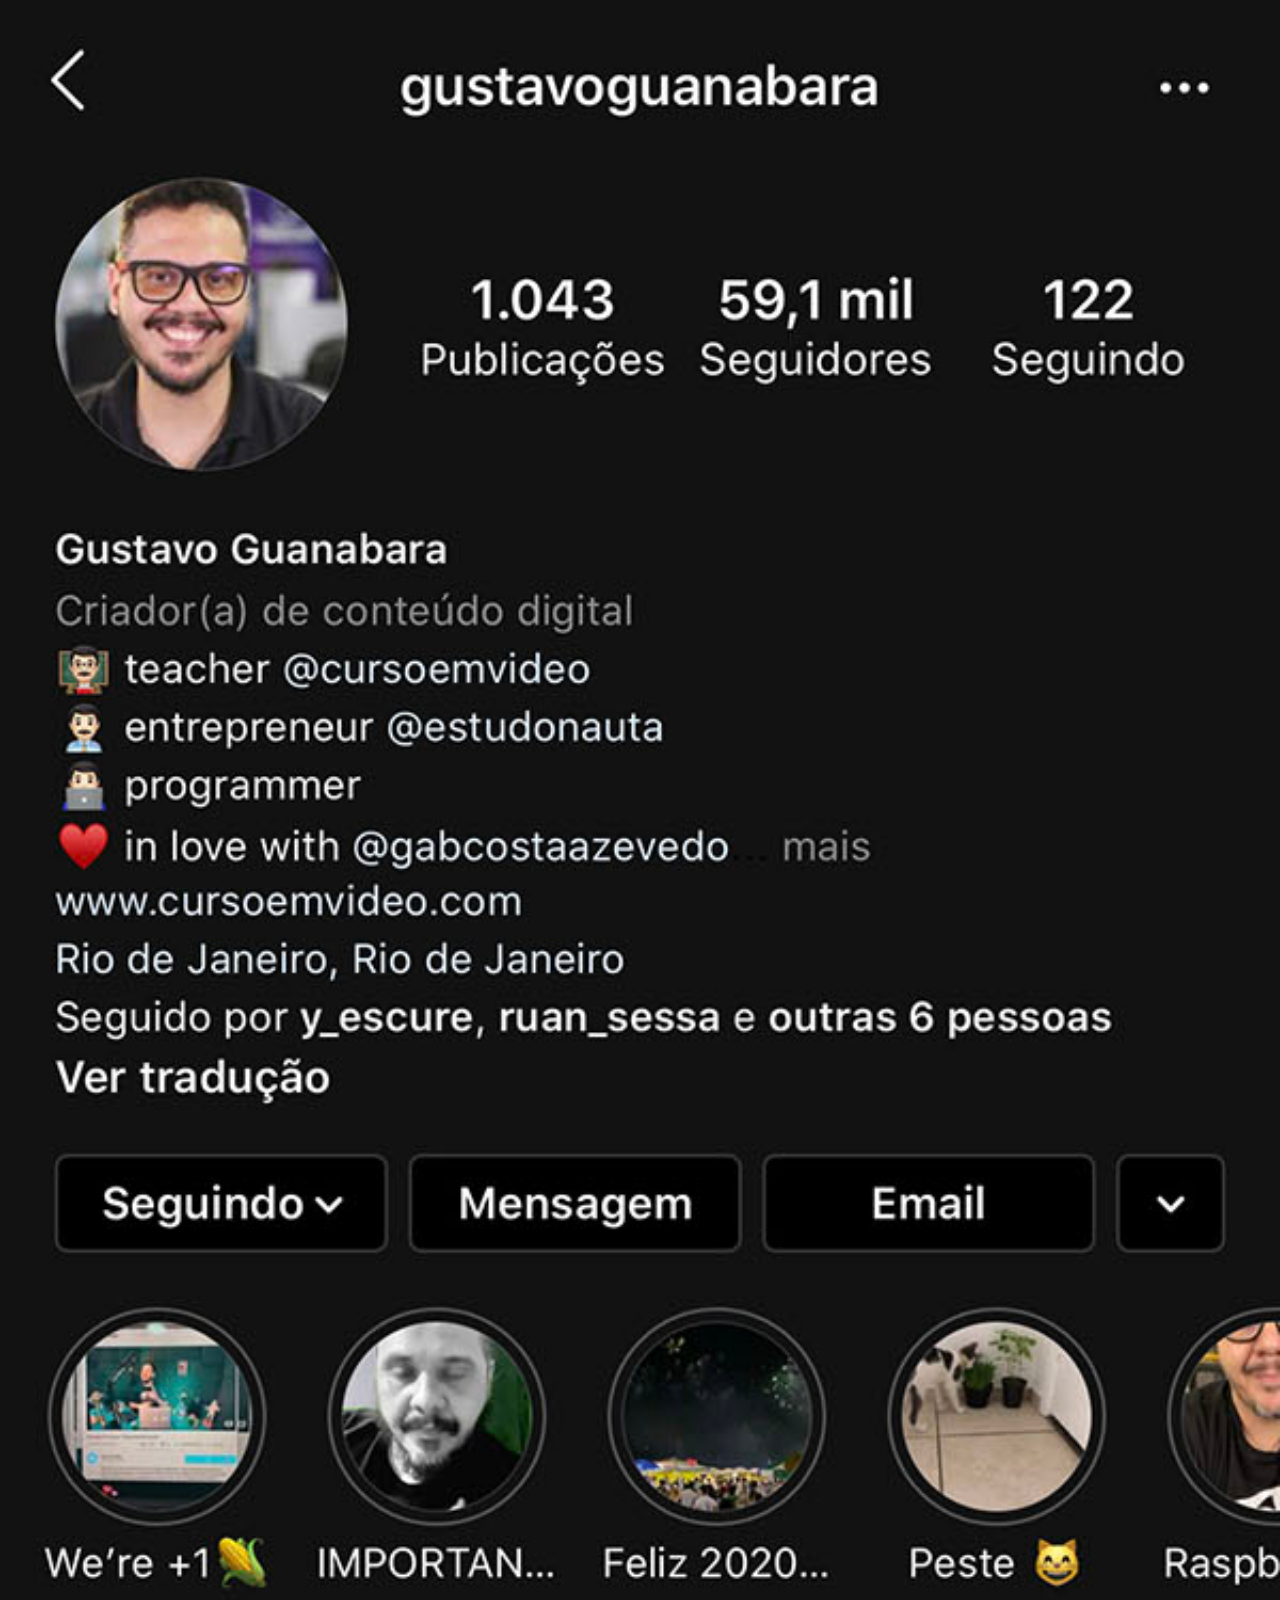
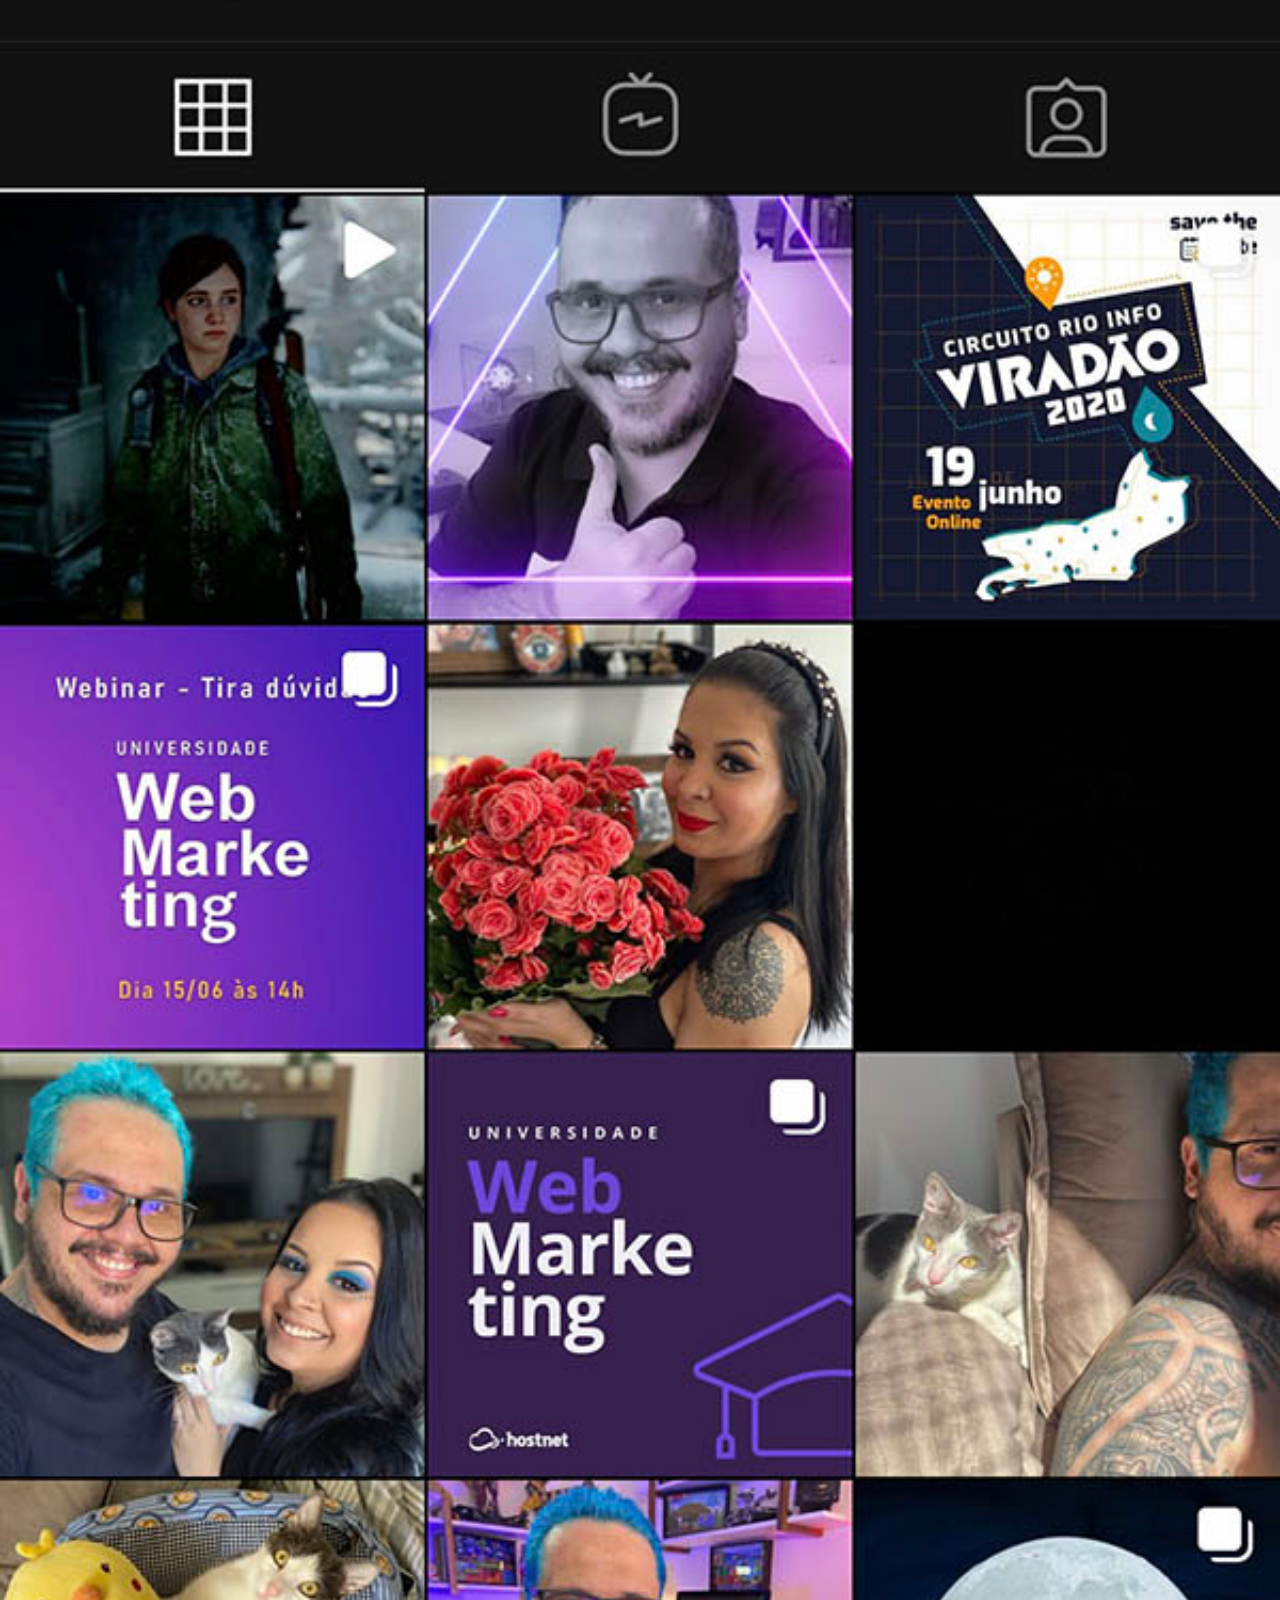
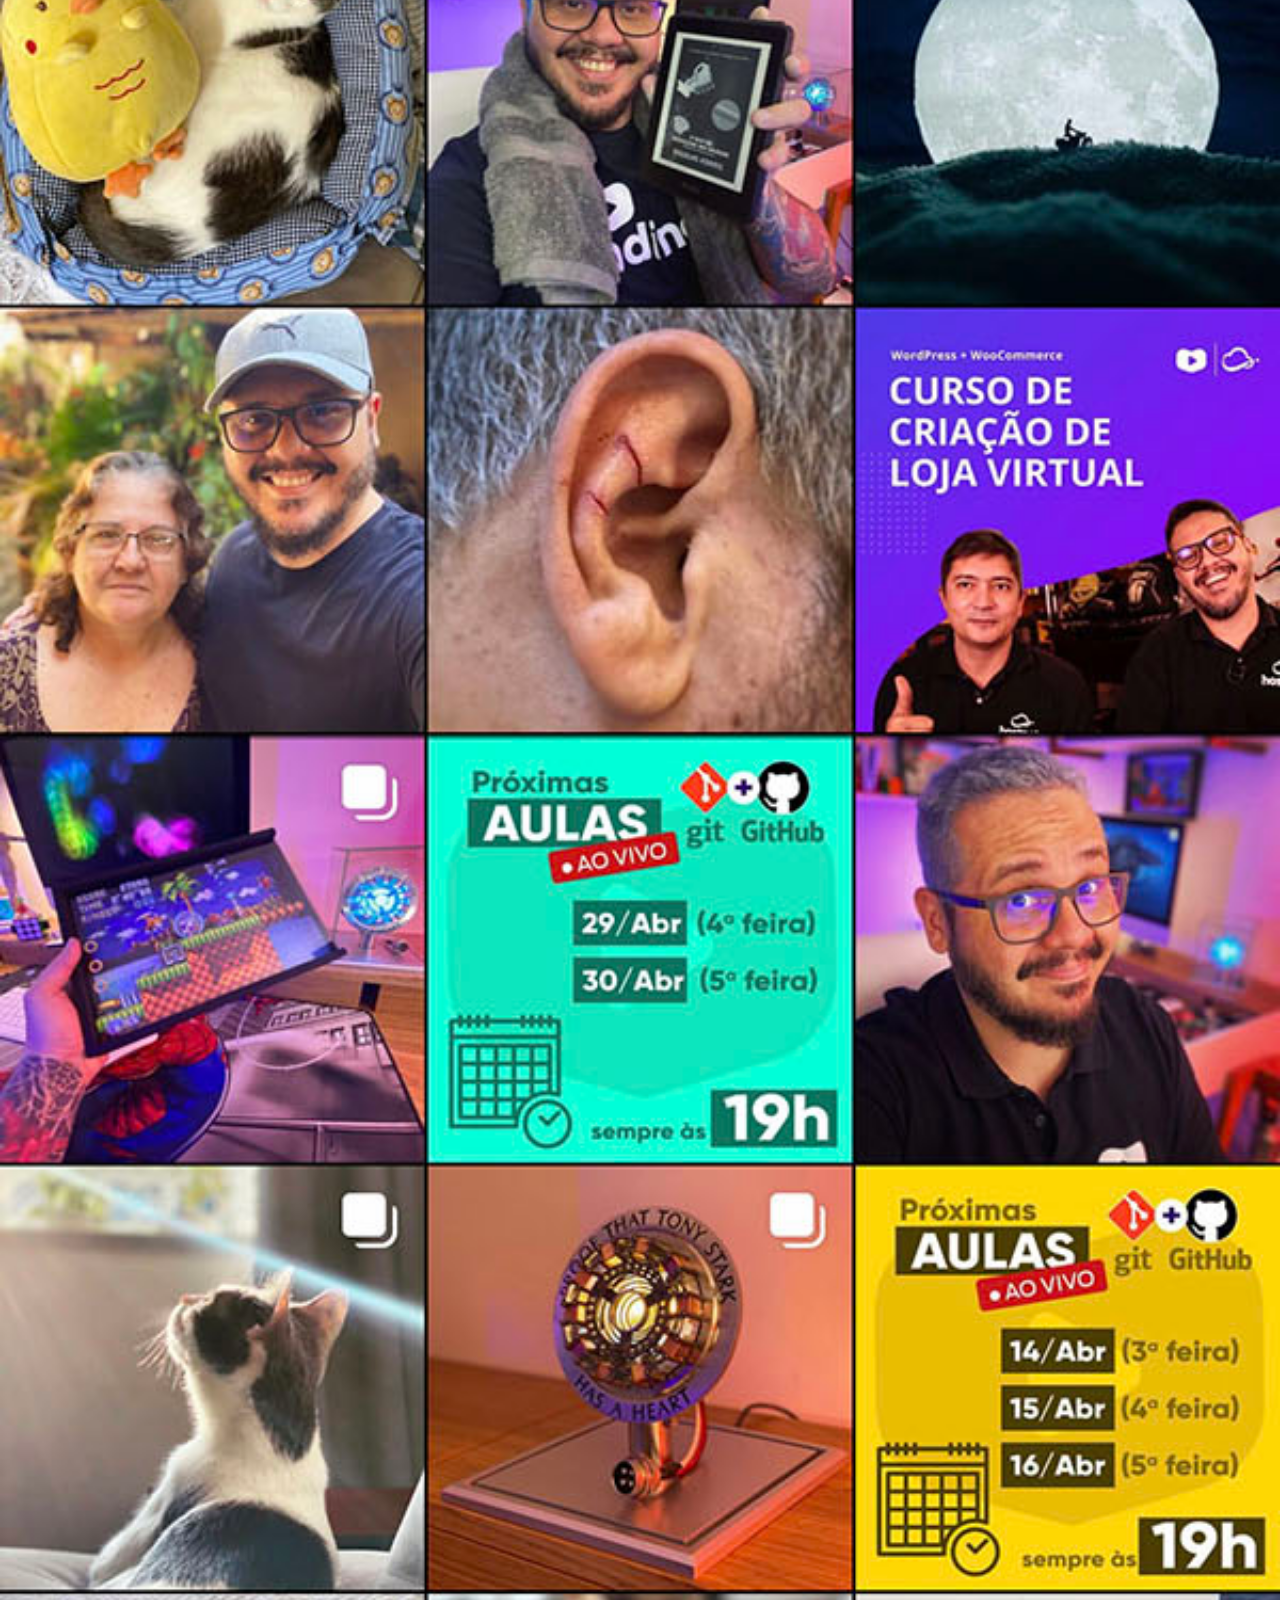
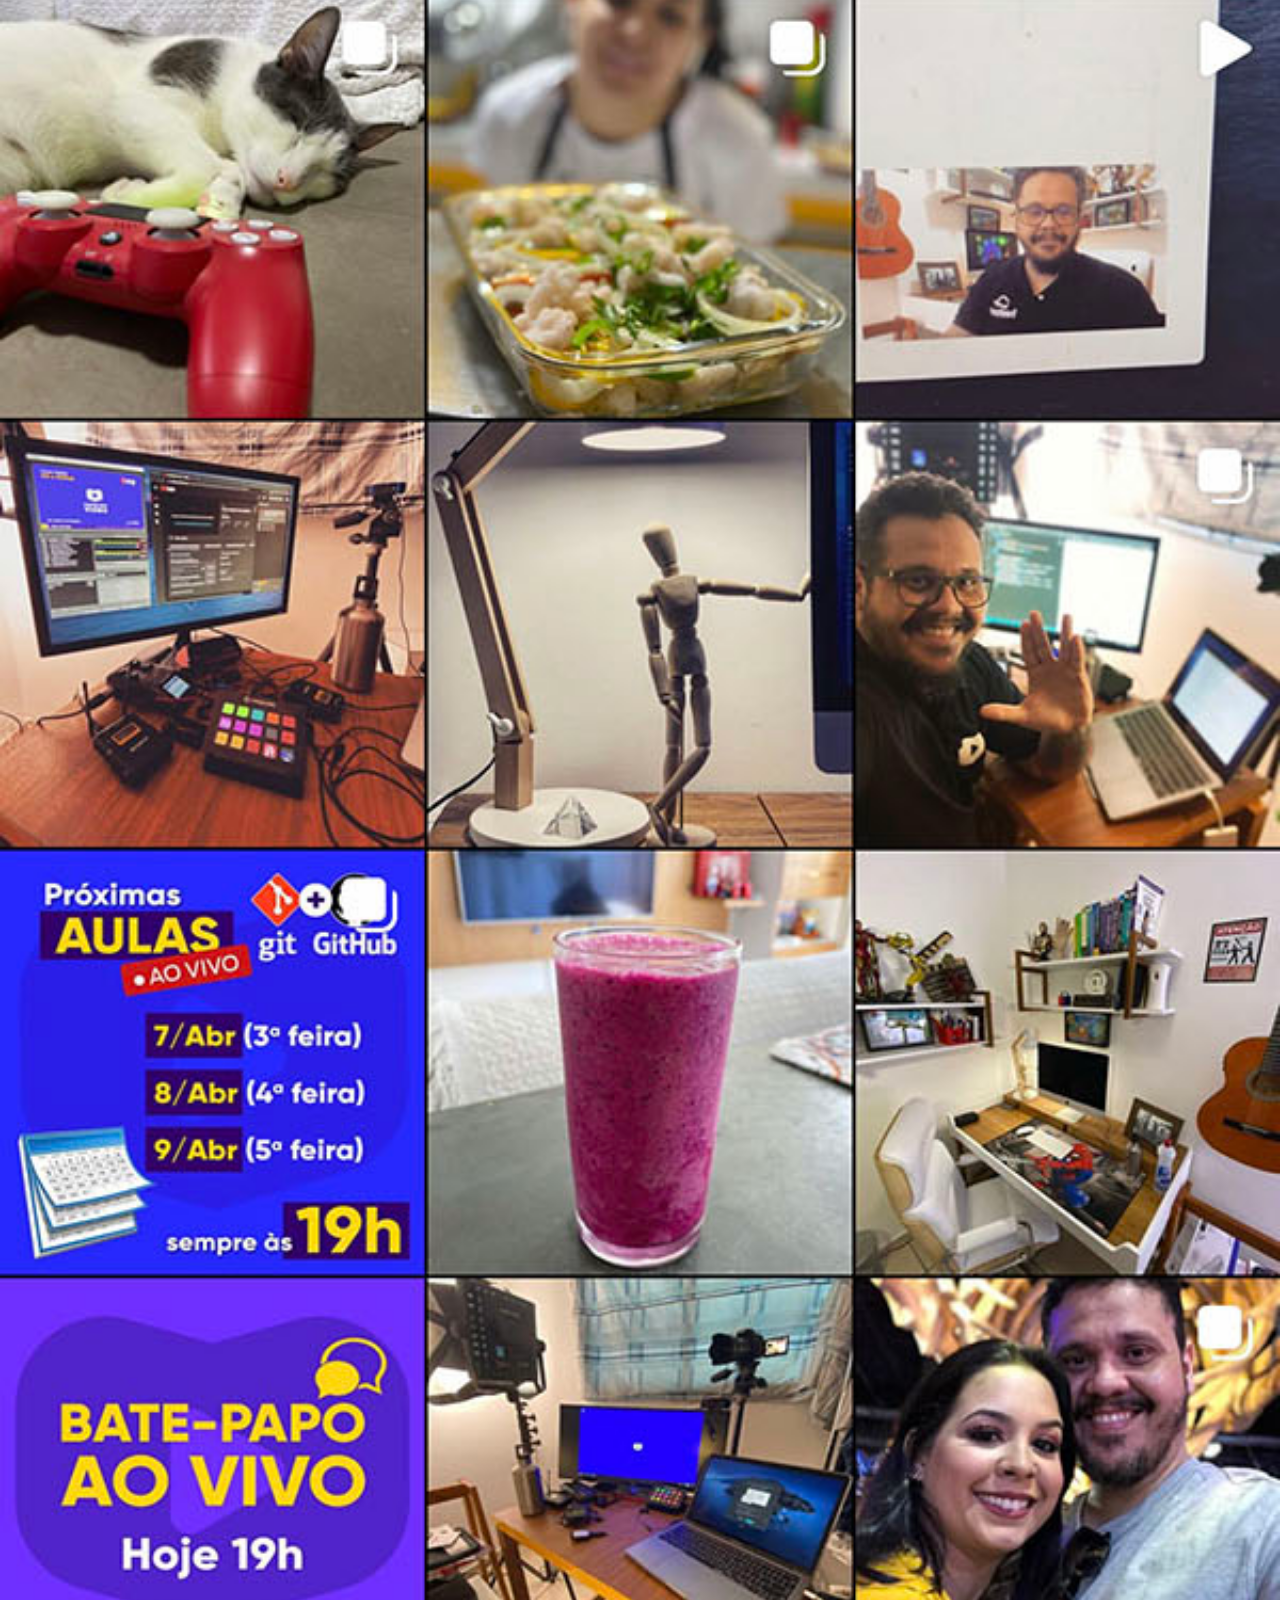
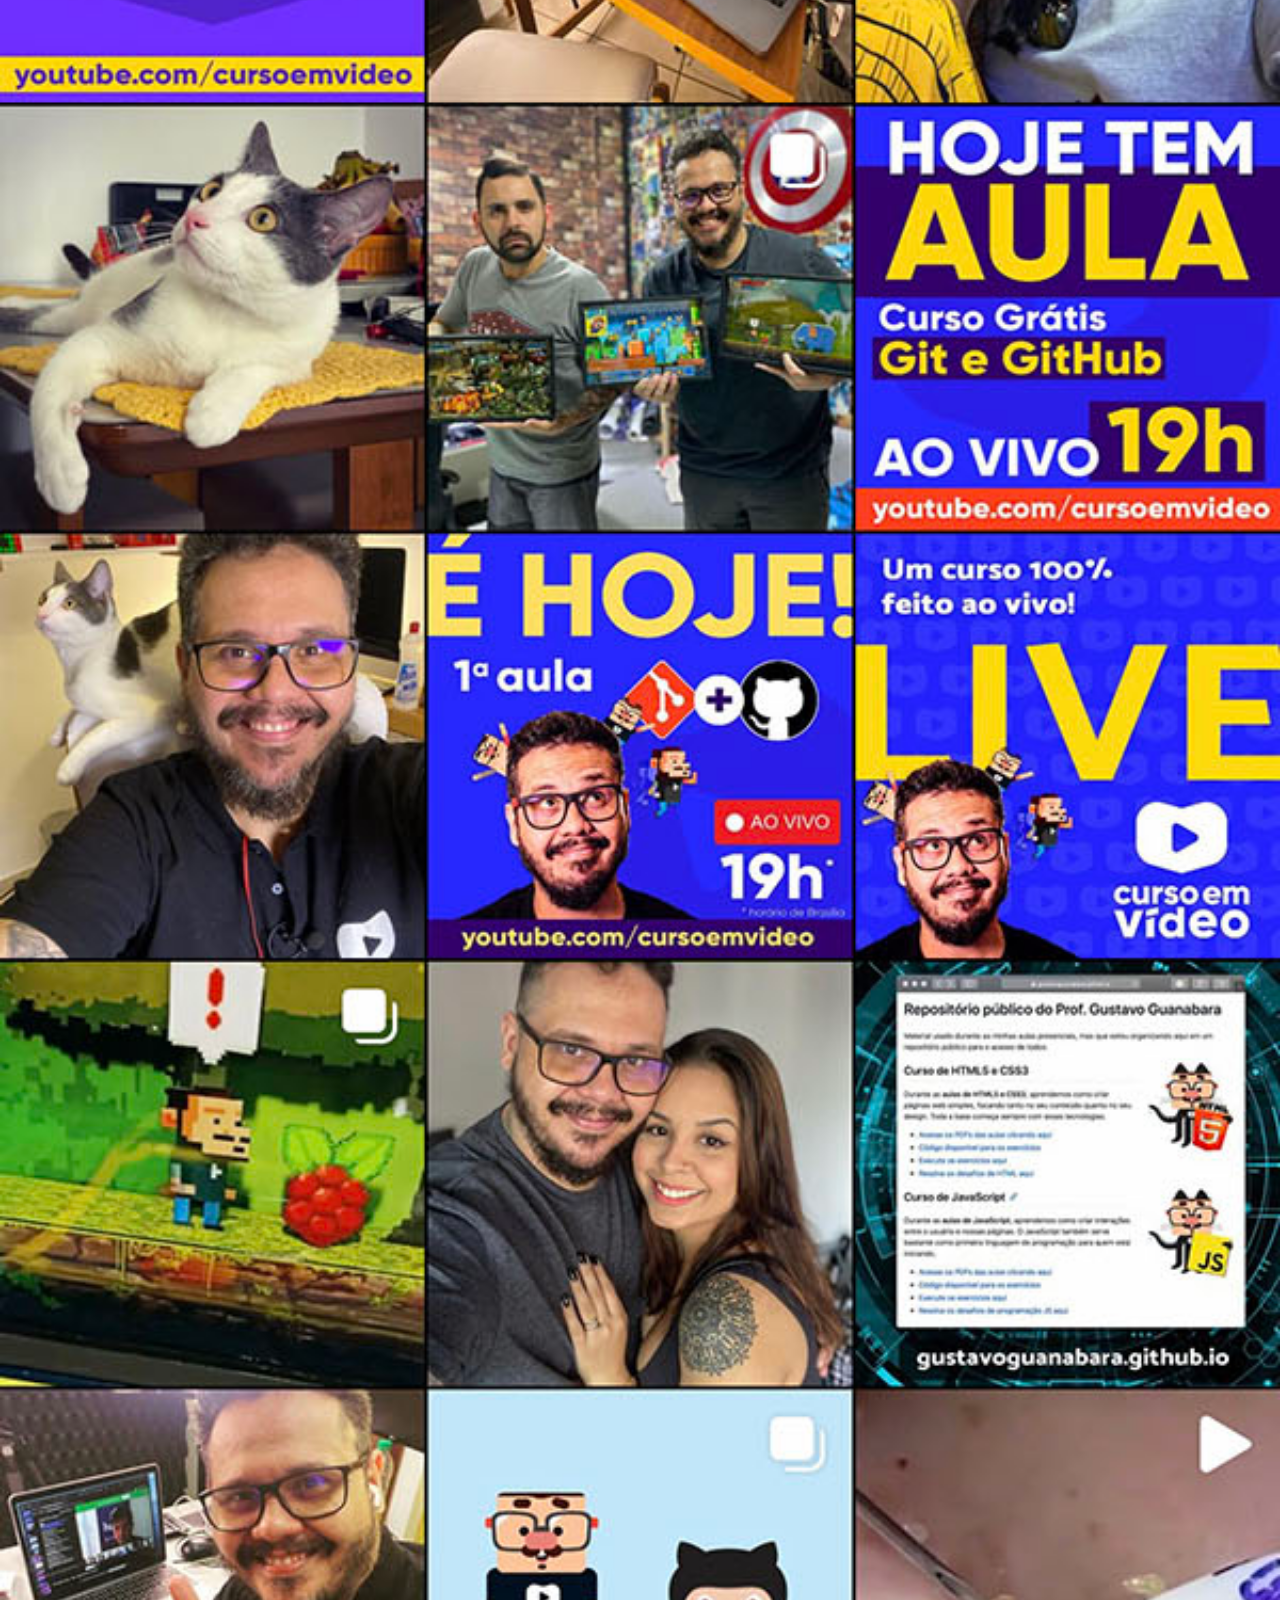
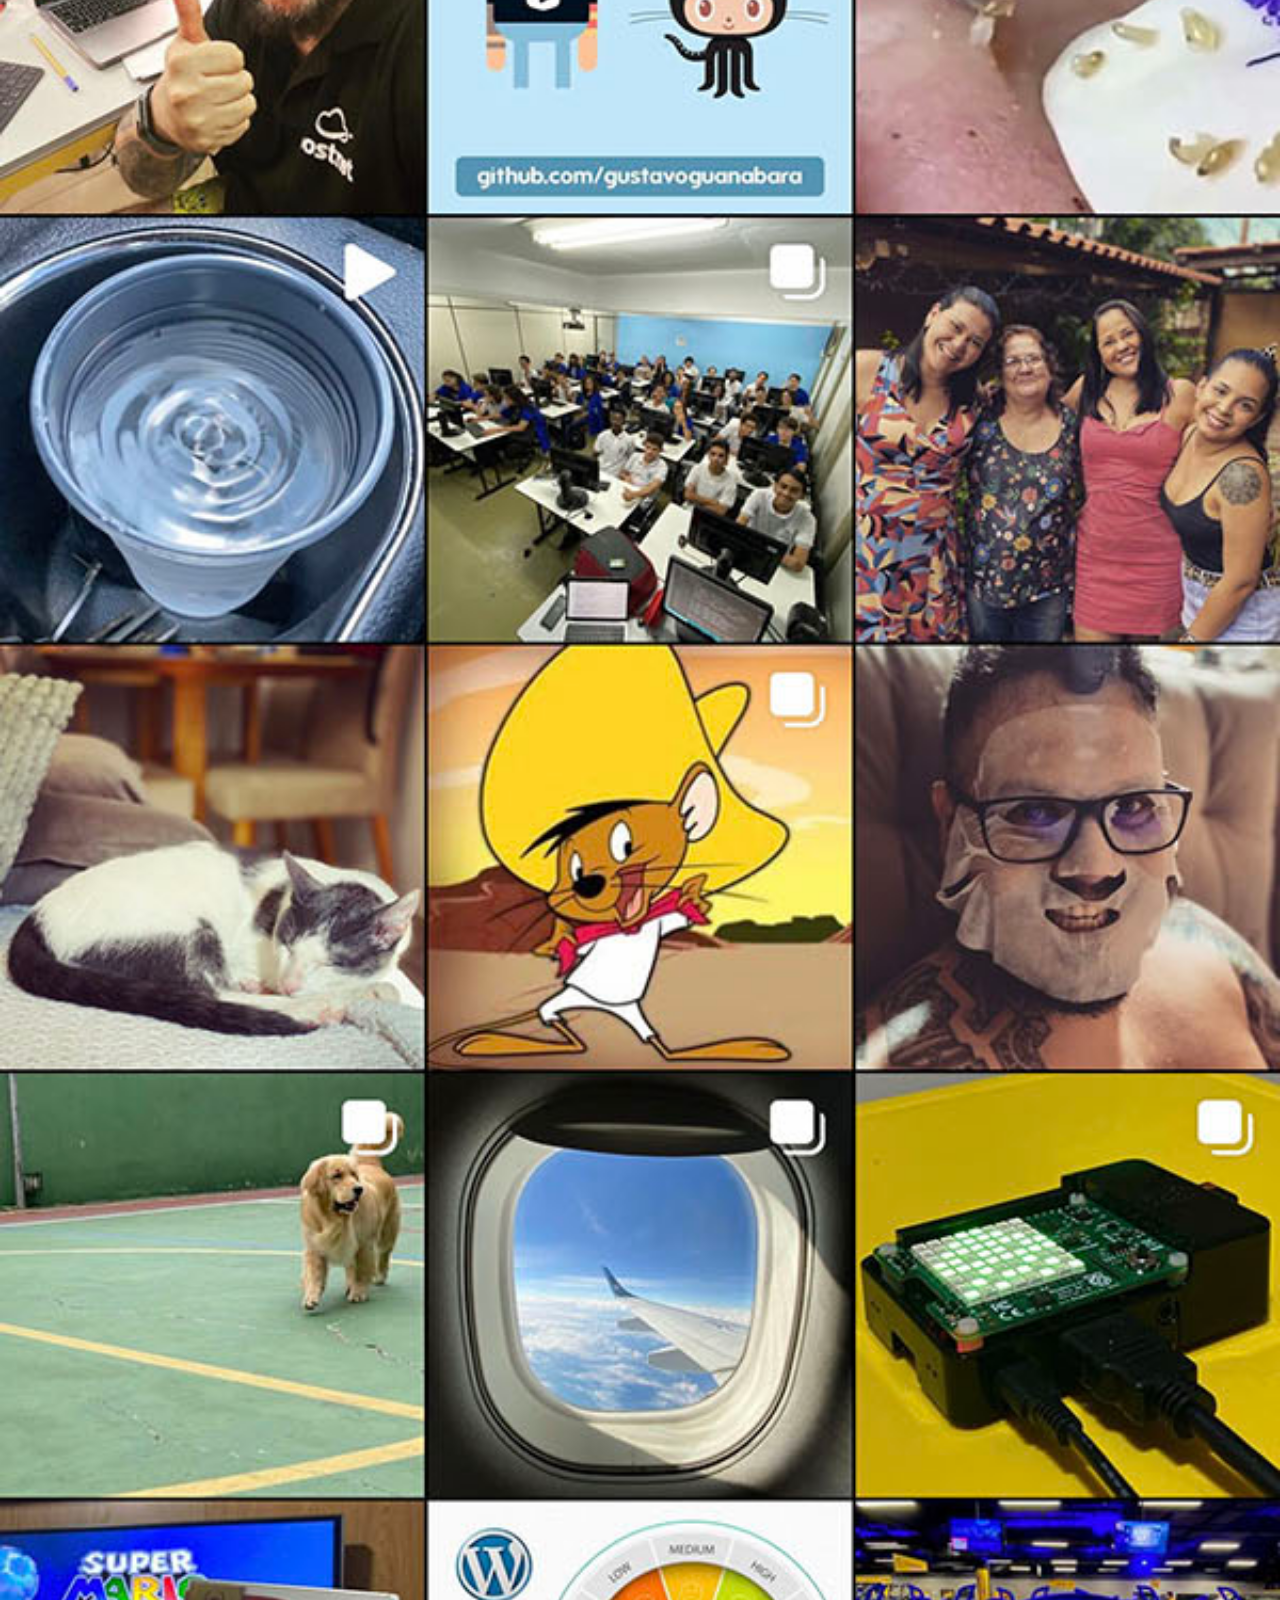
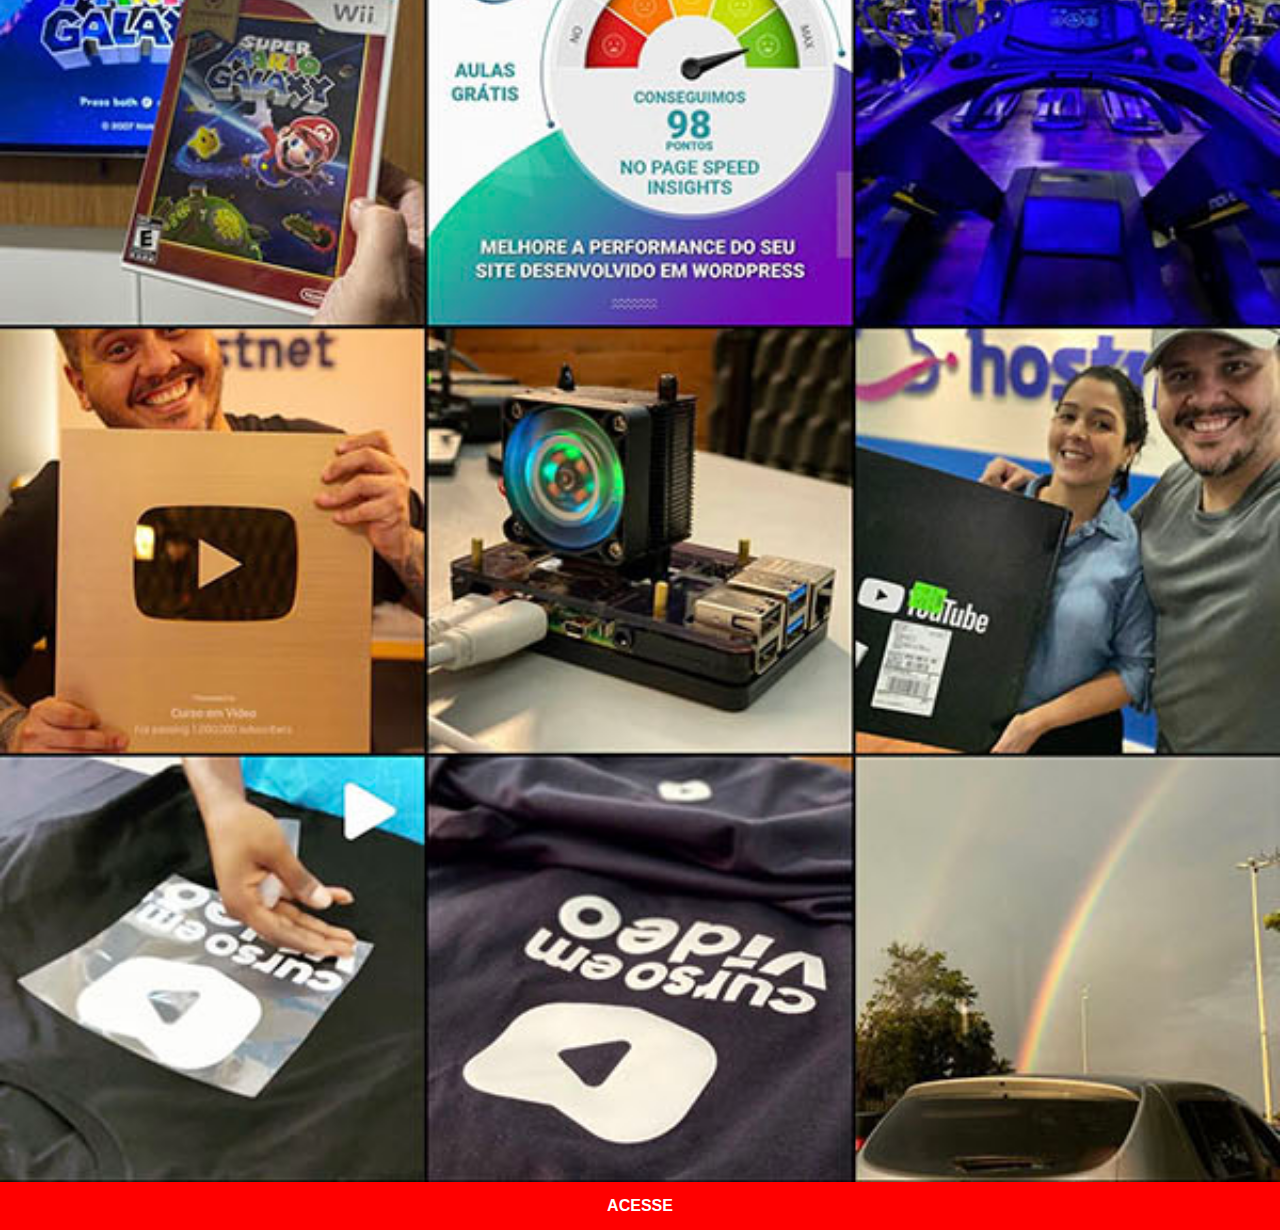
<file: instagram.html>
<!DOCTYPE html>
<html lang="pt-br">
<head>
    <meta charset="UTF-8">
    <meta name="viewport" content="width=device-width, initial-scale=1.0">
    <title>Instagram</title>
    <link rel="stylesheet" href="estilos/frames.css">
</head>
<body>
    <img src="imagens/tela-instagram.jpg" alt="Instagram">
    <a href="https://www.instagram.com/gustavoguanabara/" target="_blank" rel="external">ACESSE</a>
</body>
</html>
</file>
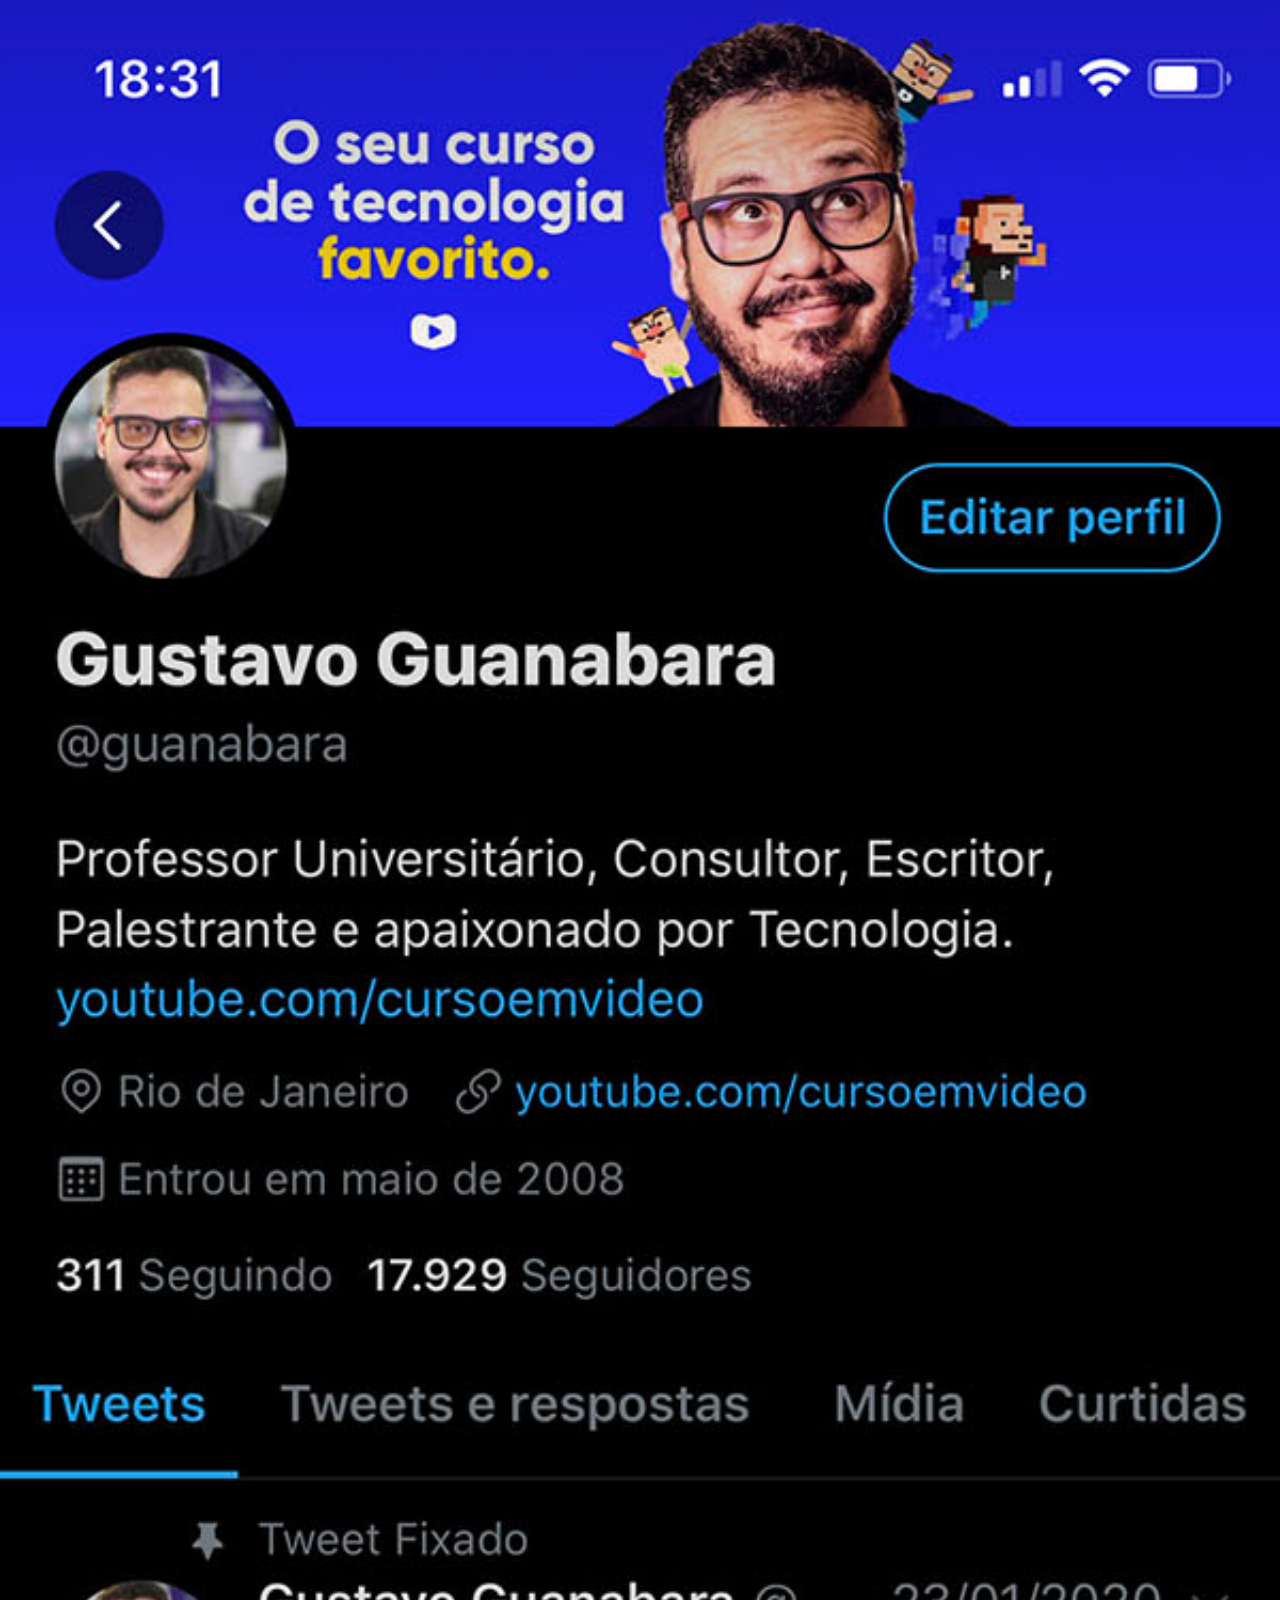
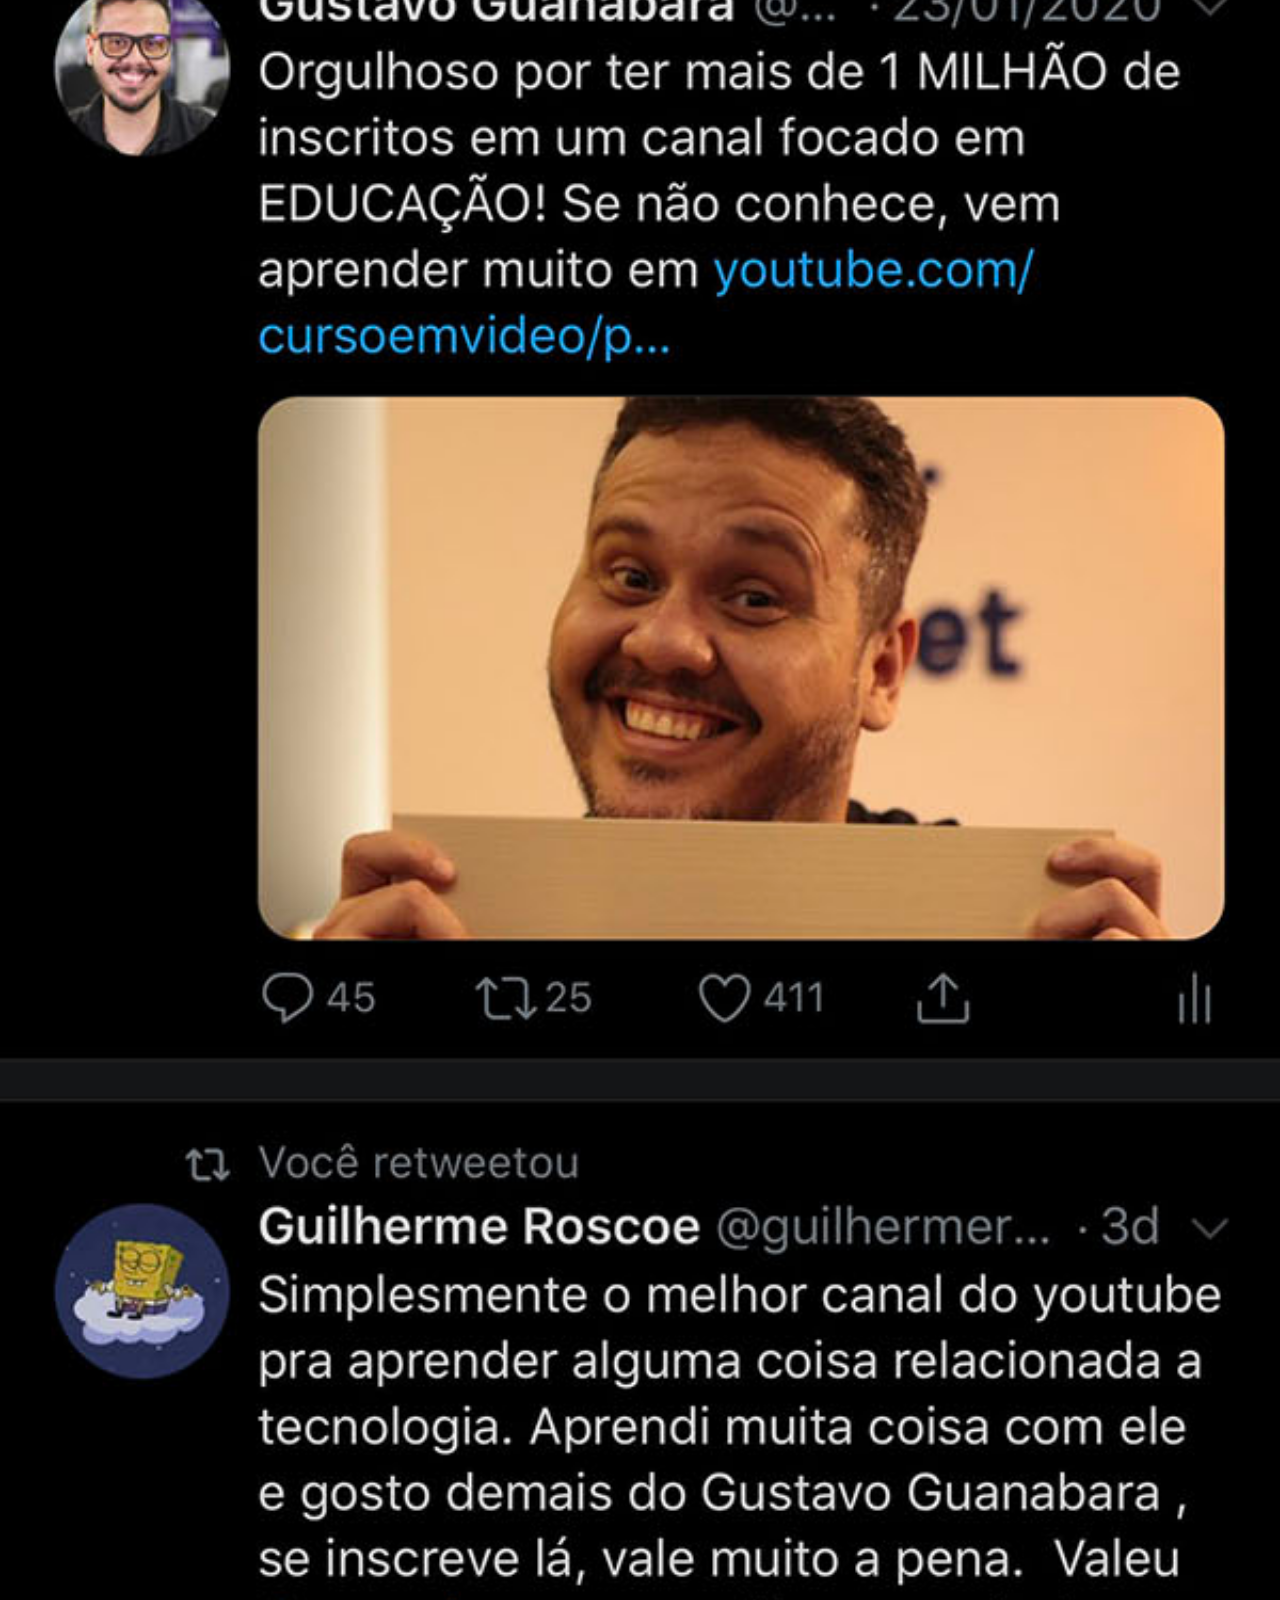
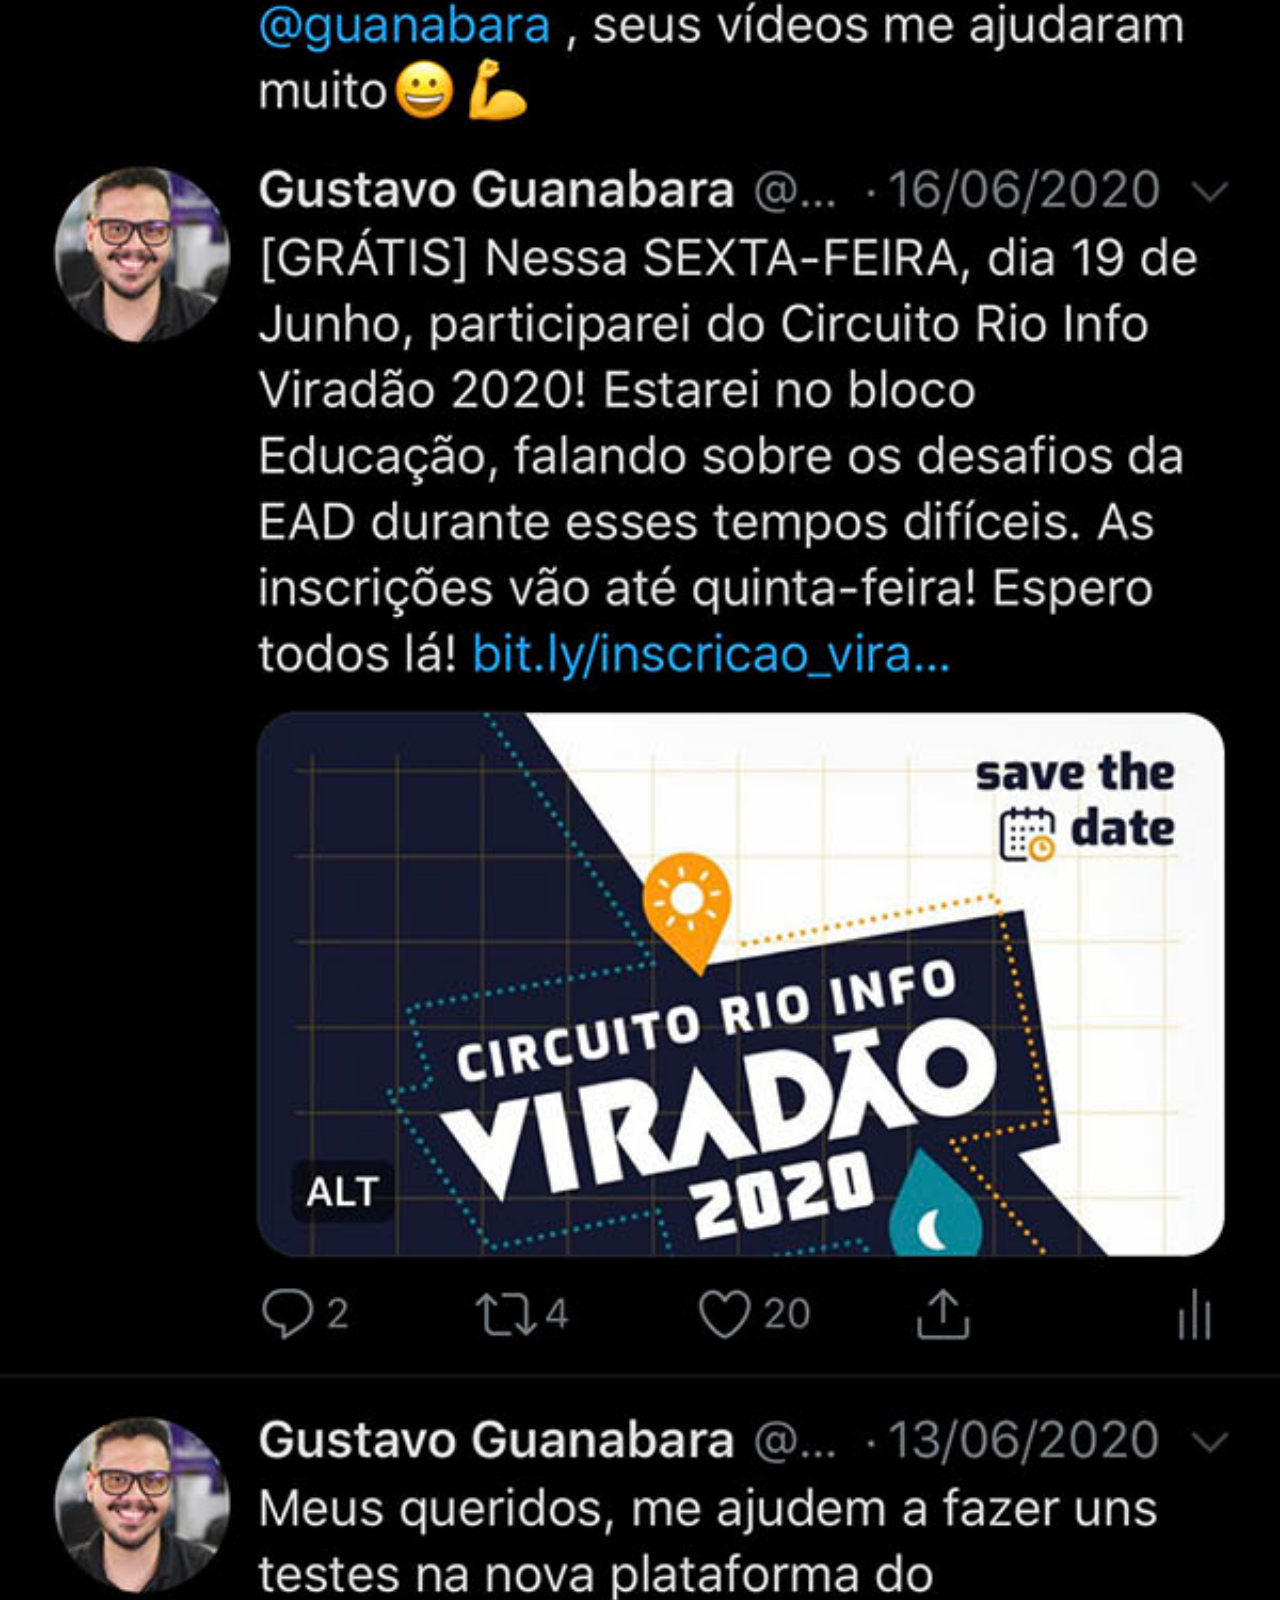
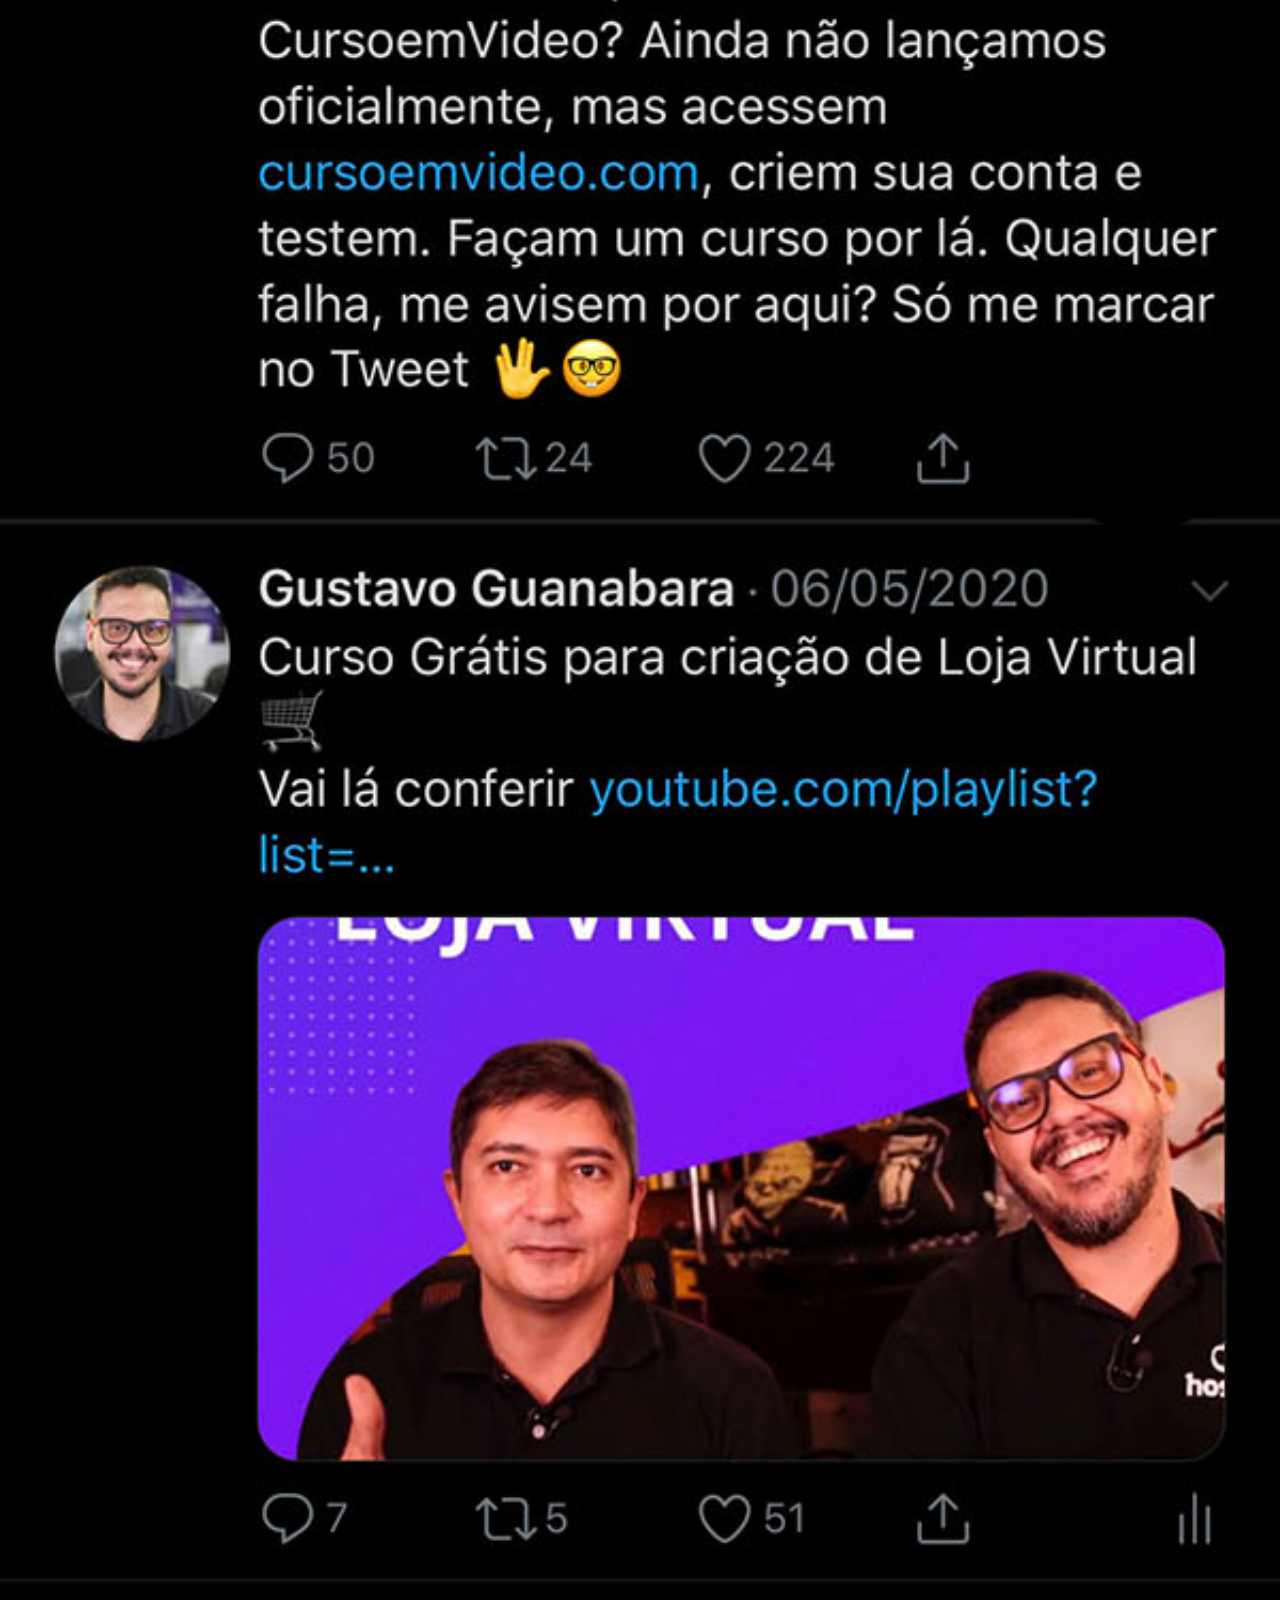
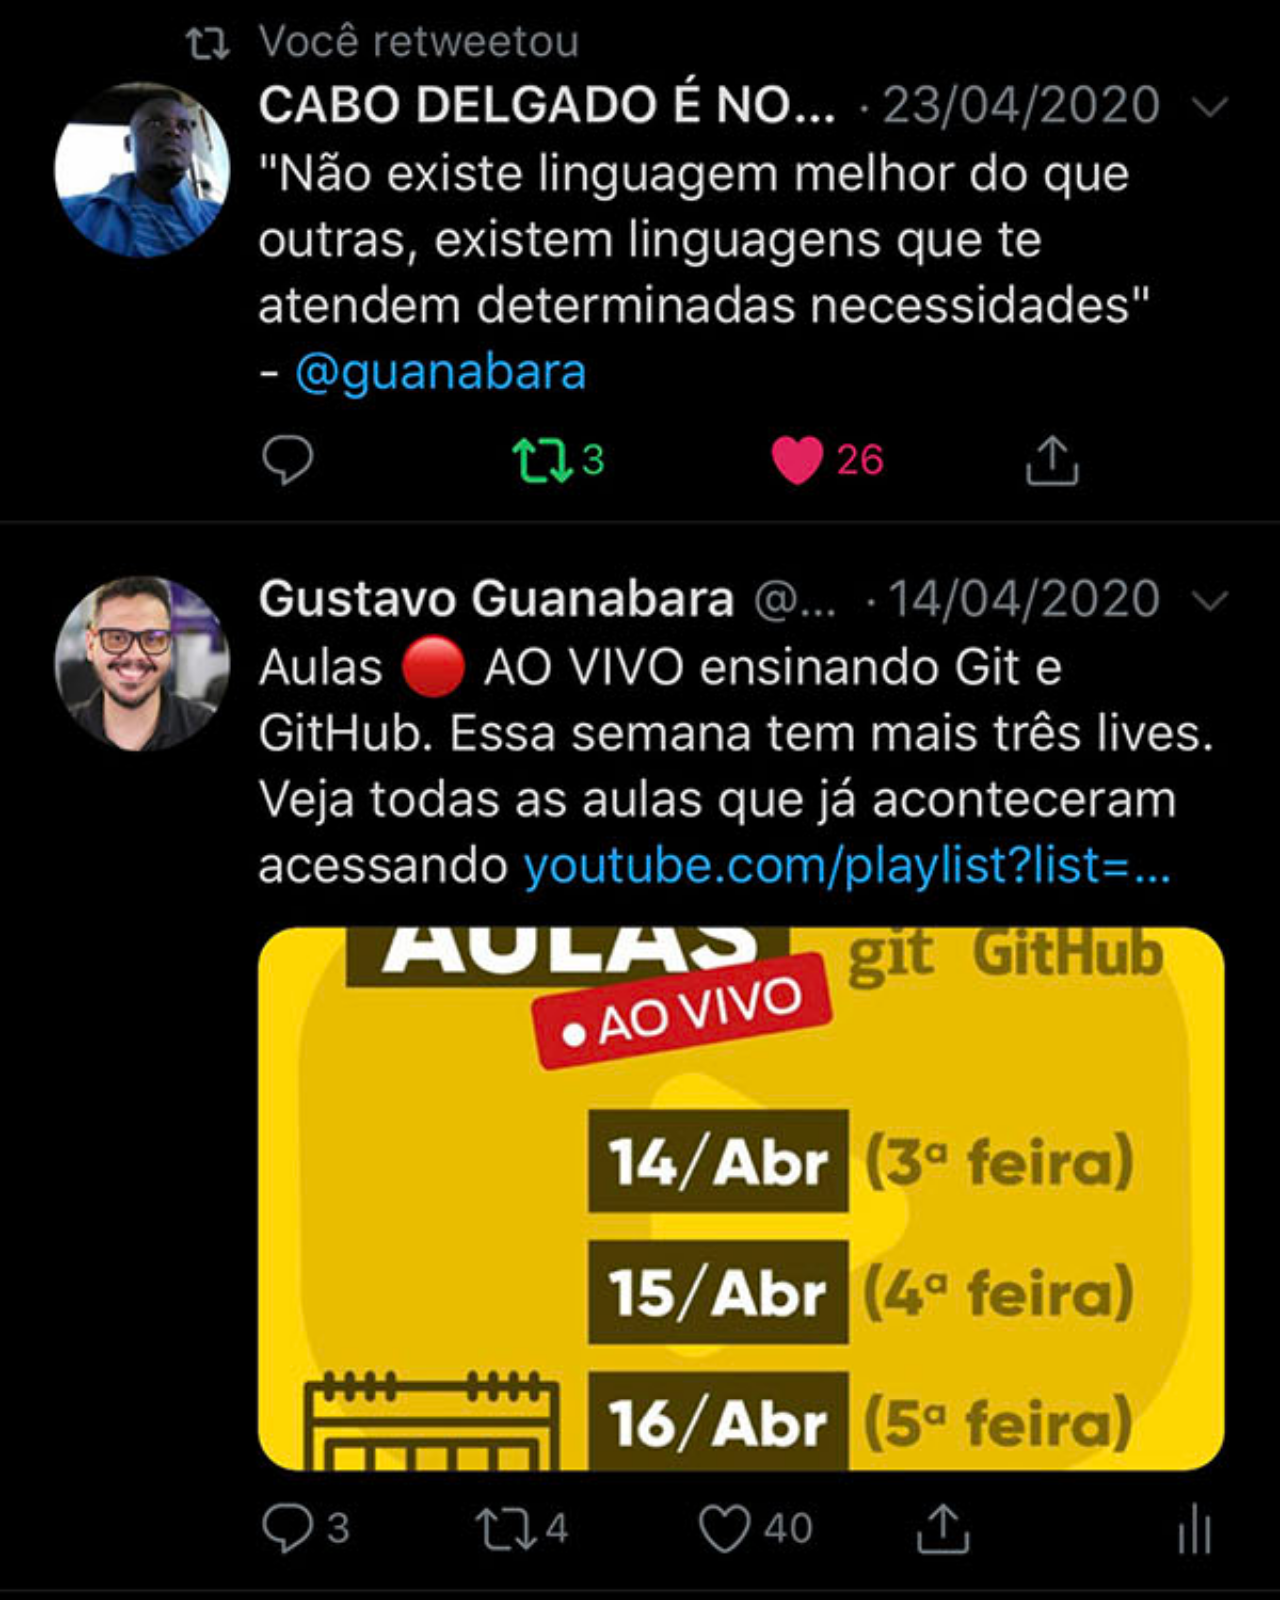
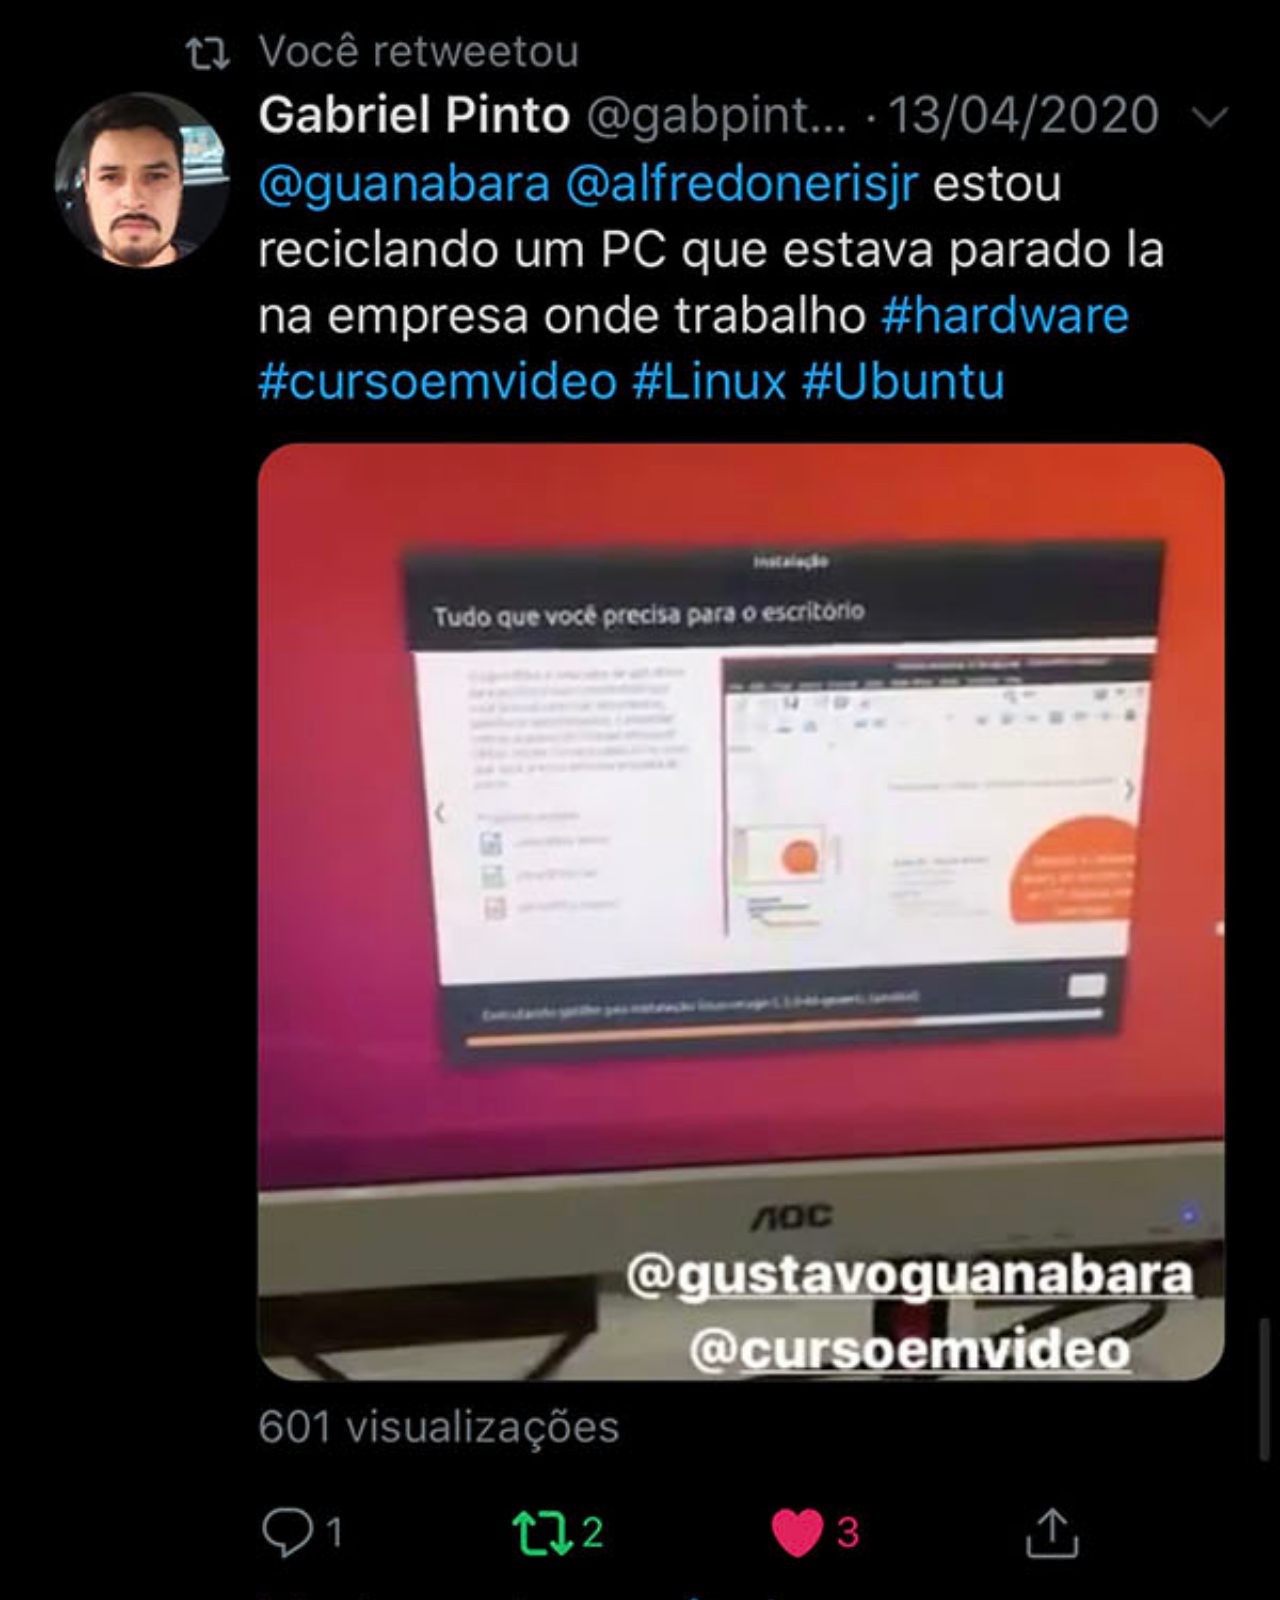
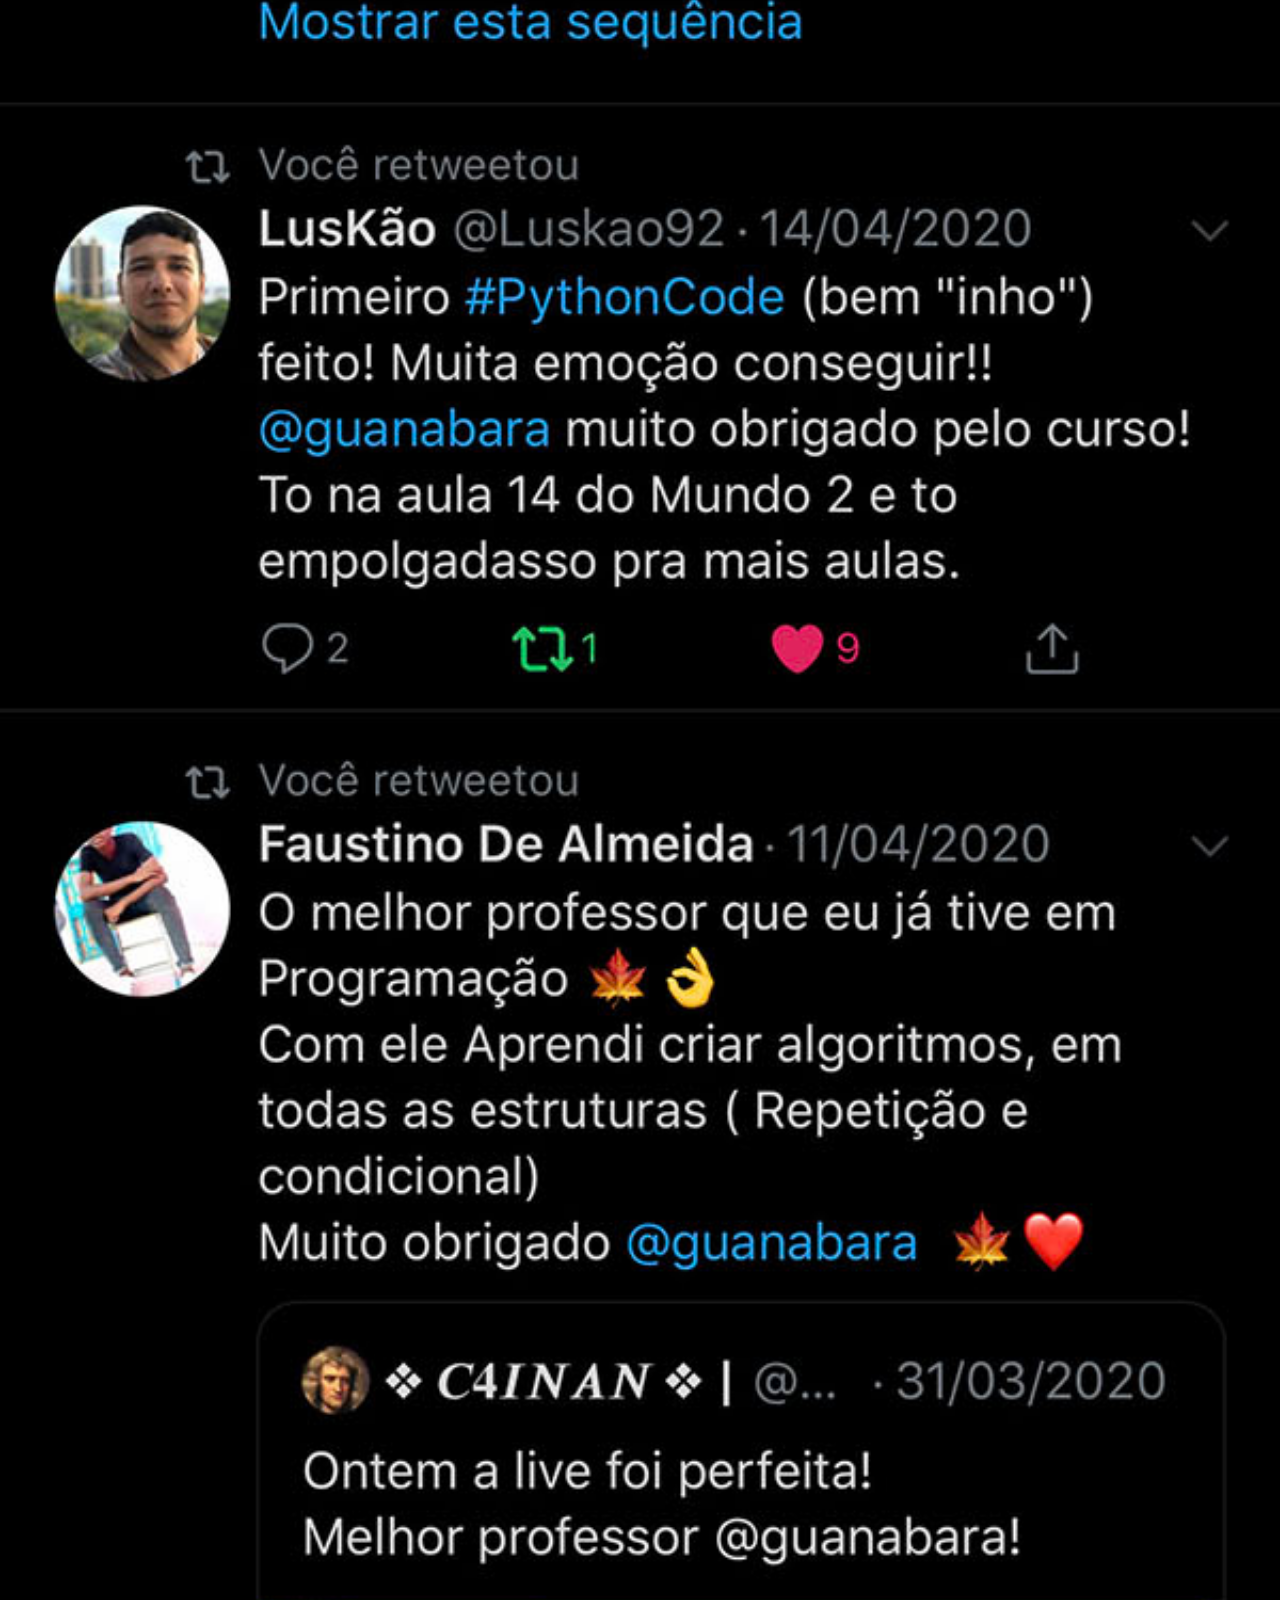
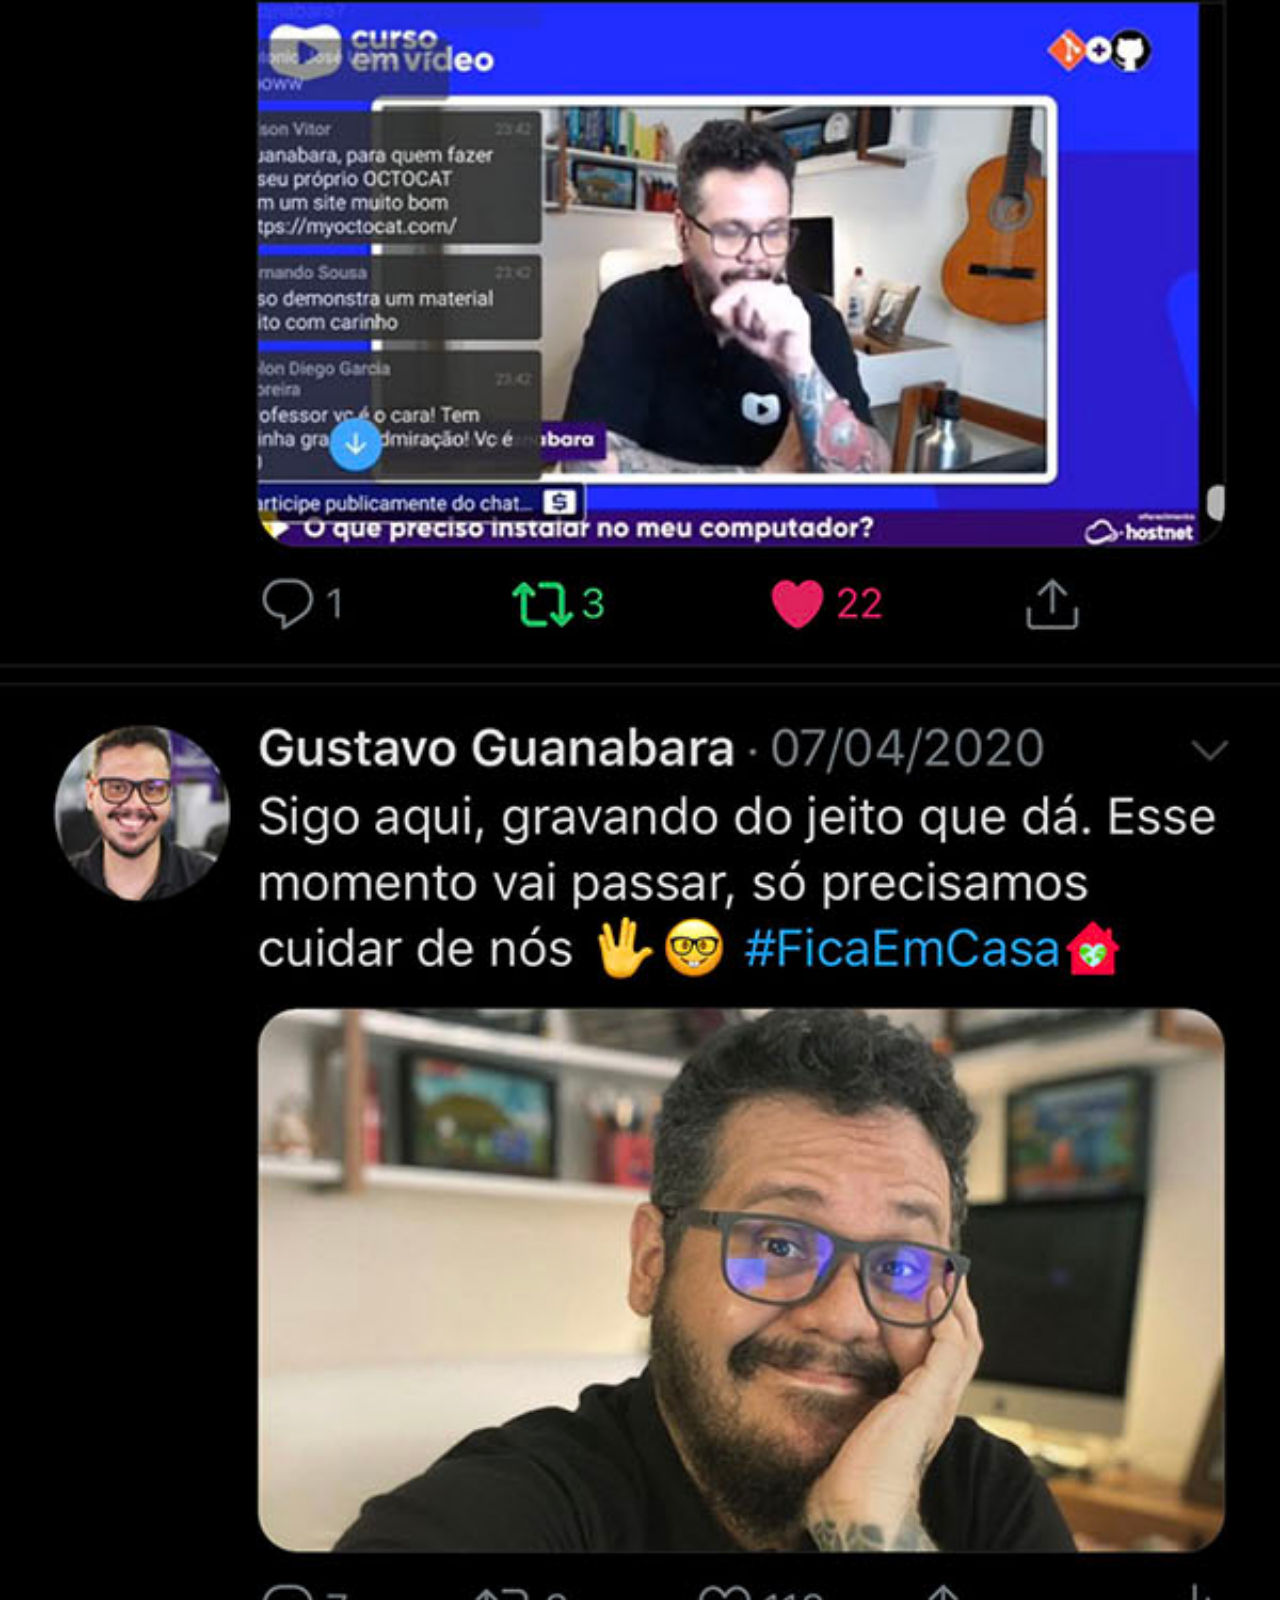
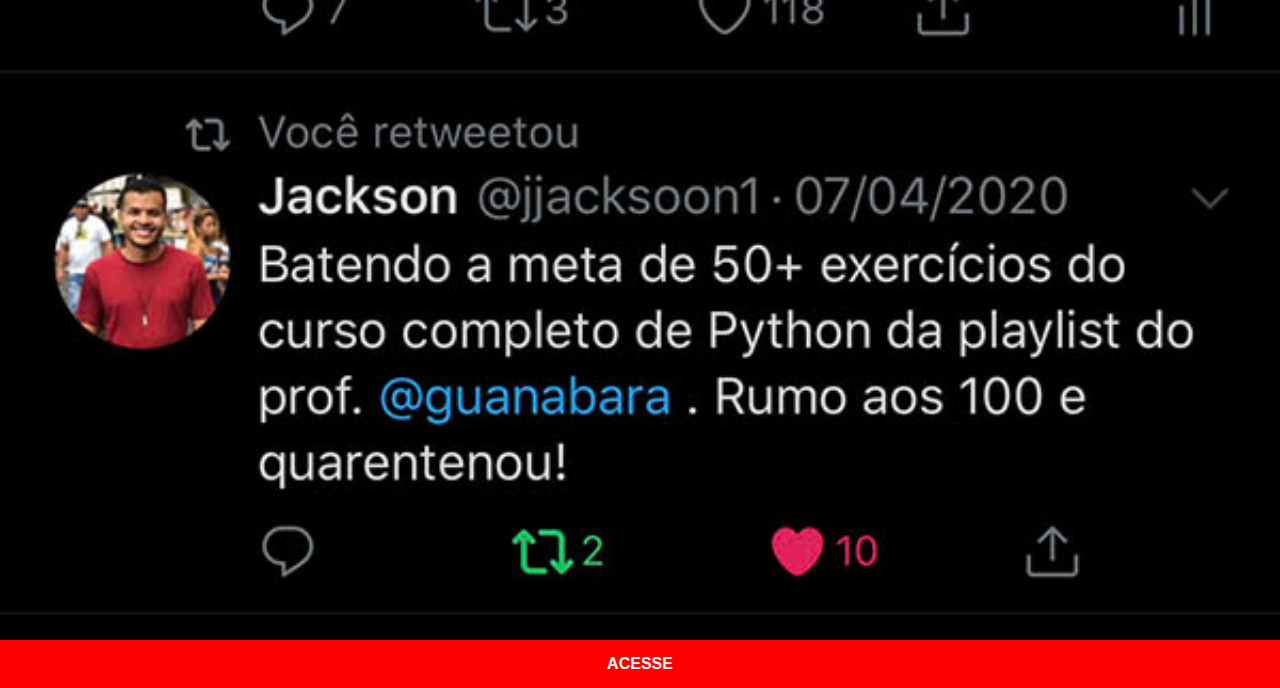
<file: twitter.html>
<!DOCTYPE html>
<html lang="pt-br">
<head>
    <meta charset="UTF-8">
    <meta name="viewport" content="width=device-width, initial-scale=1.0">
    <title>Twitter</title>
    <link rel="stylesheet" href="estilos/frames.css">
</head>
<body>
    <img src="imagens/tela-twitter.jpg" alt="Twitter">
    <a href="https://twitter.com/guanabara" target="_blank" rel="external">ACESSE</a>
</body>
</html>
</file>
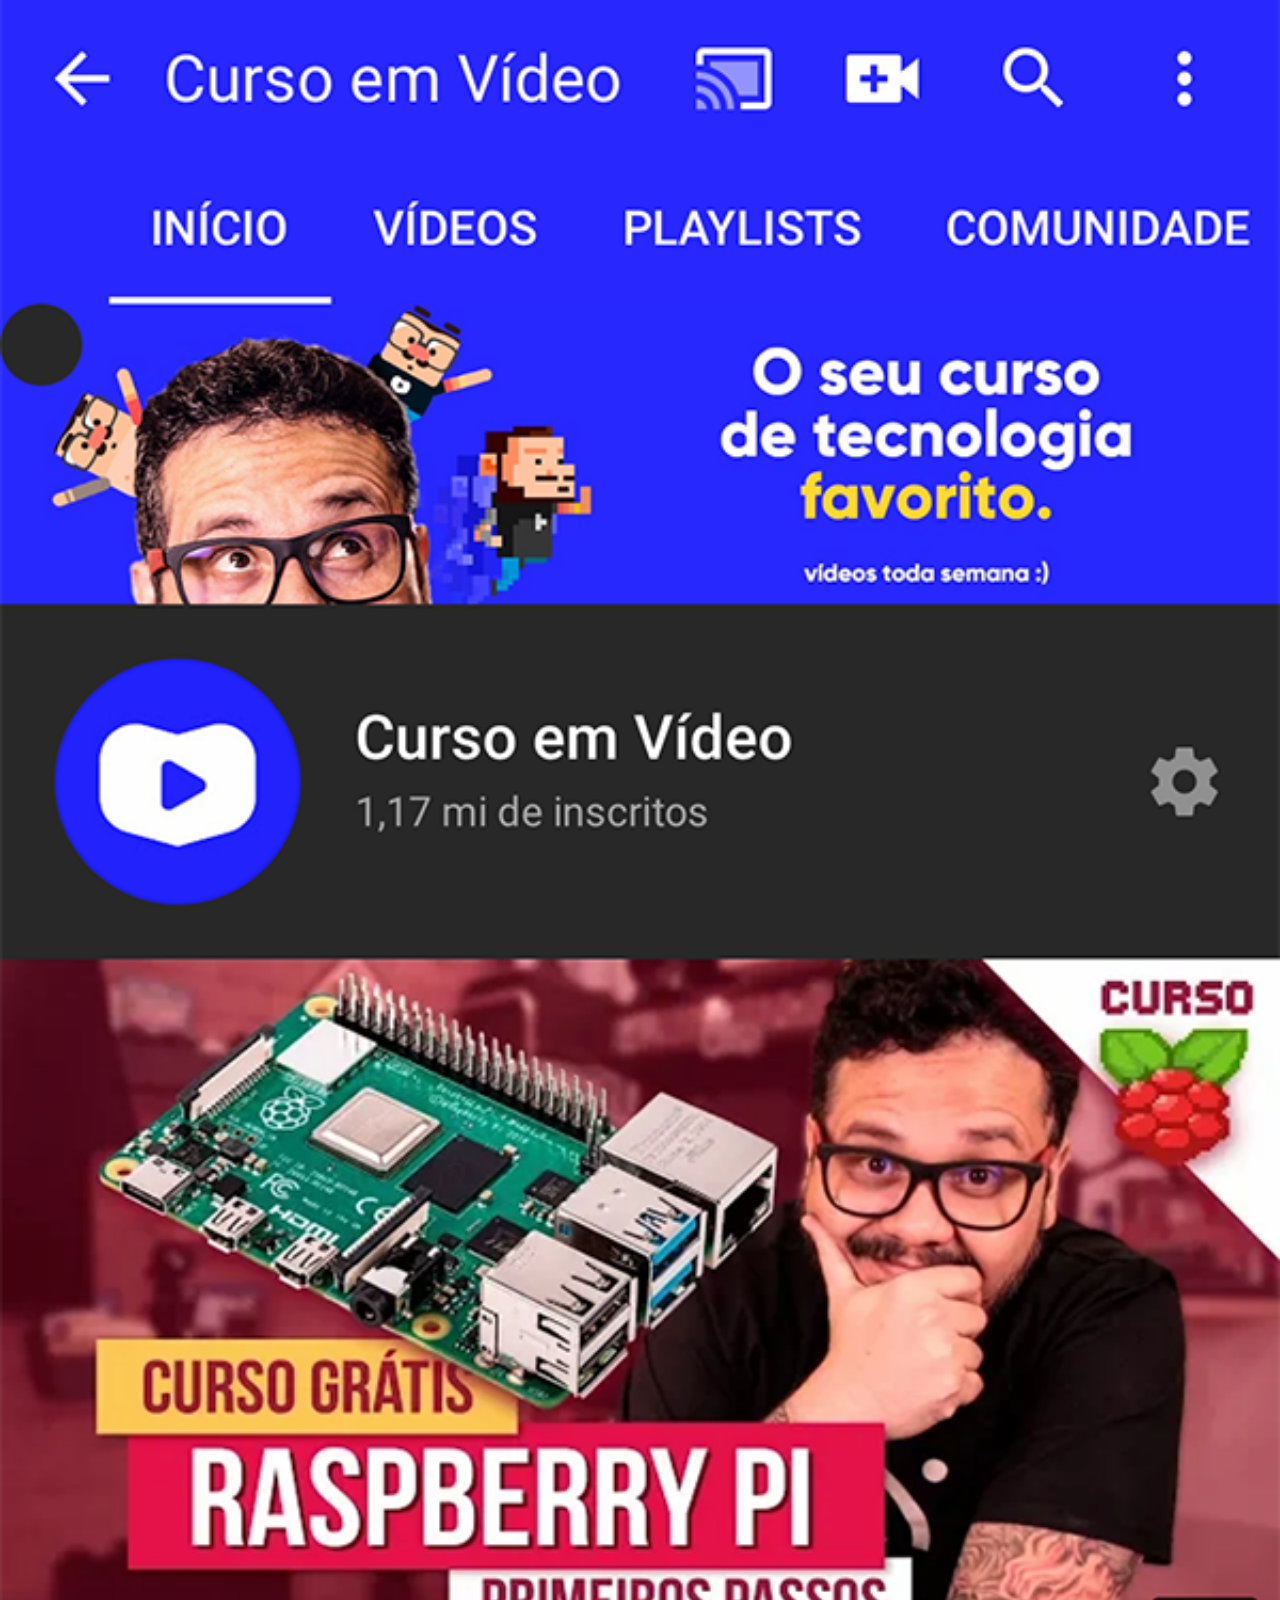
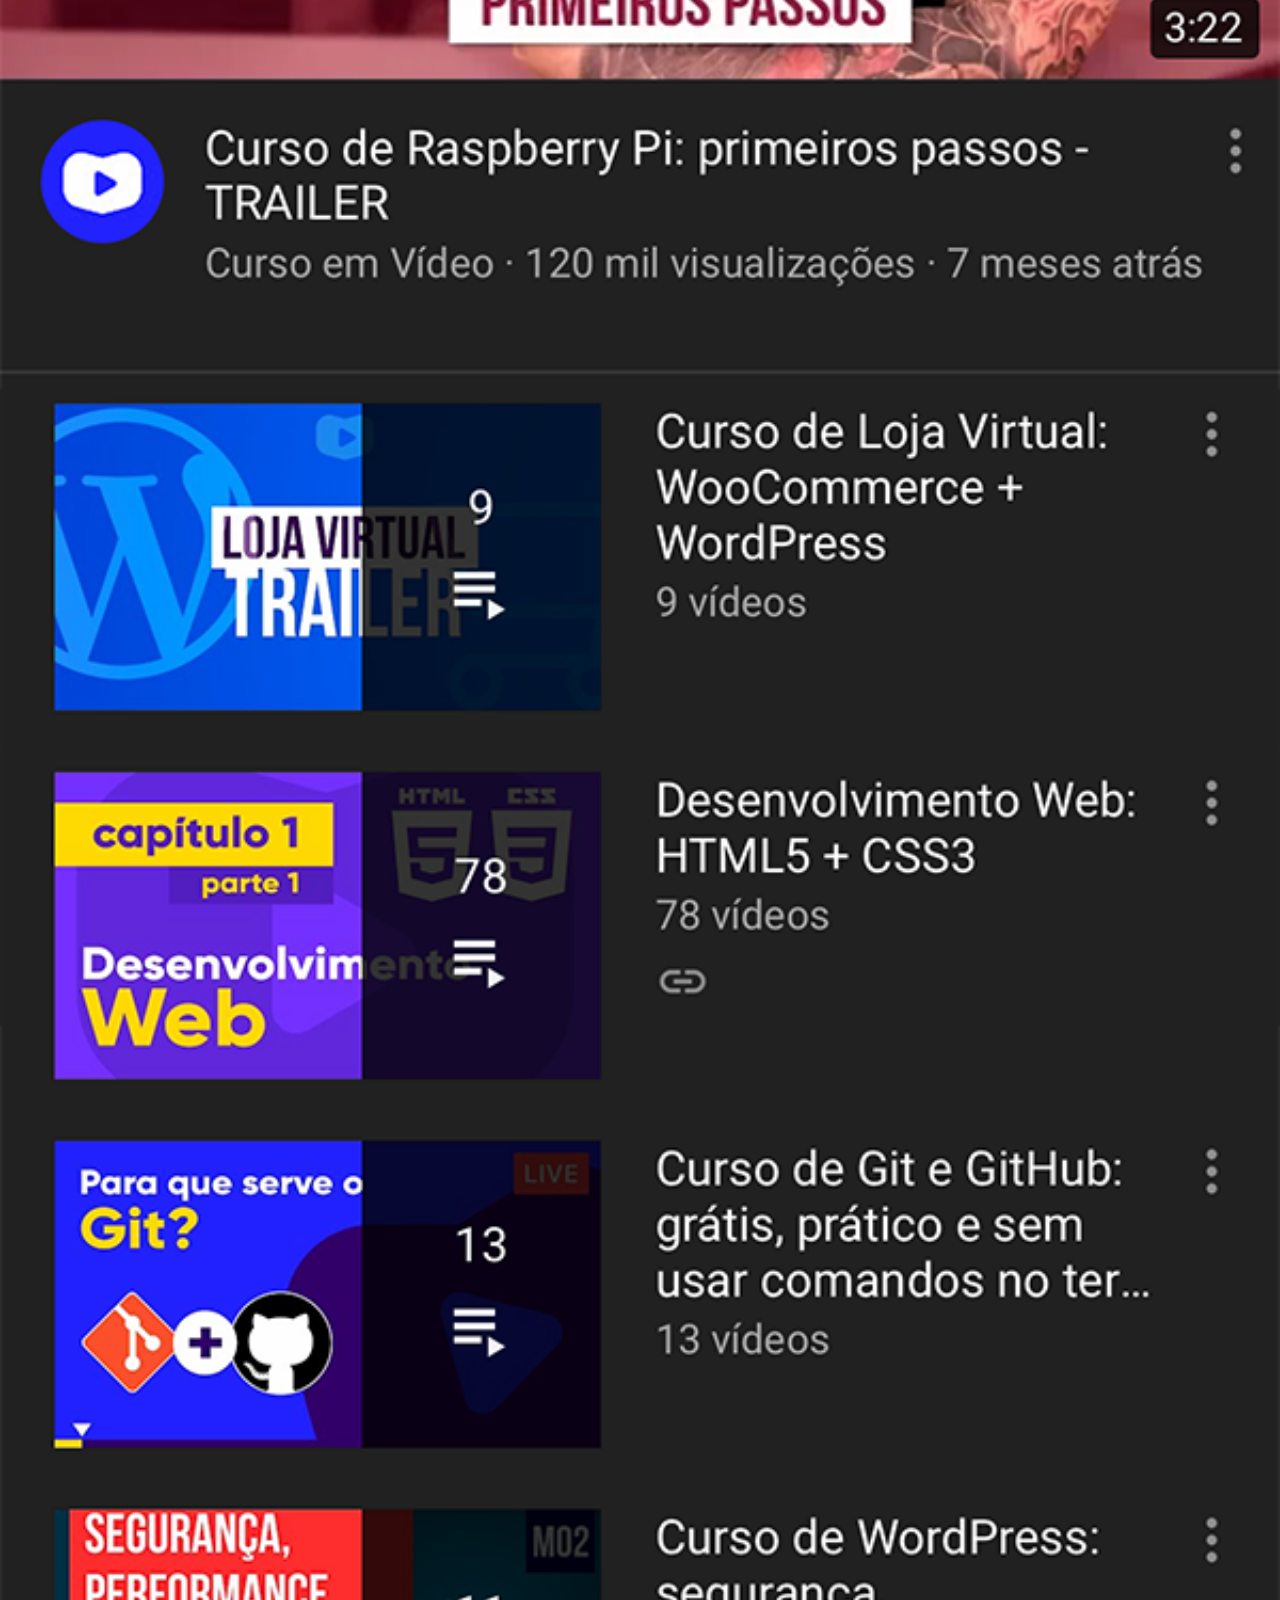
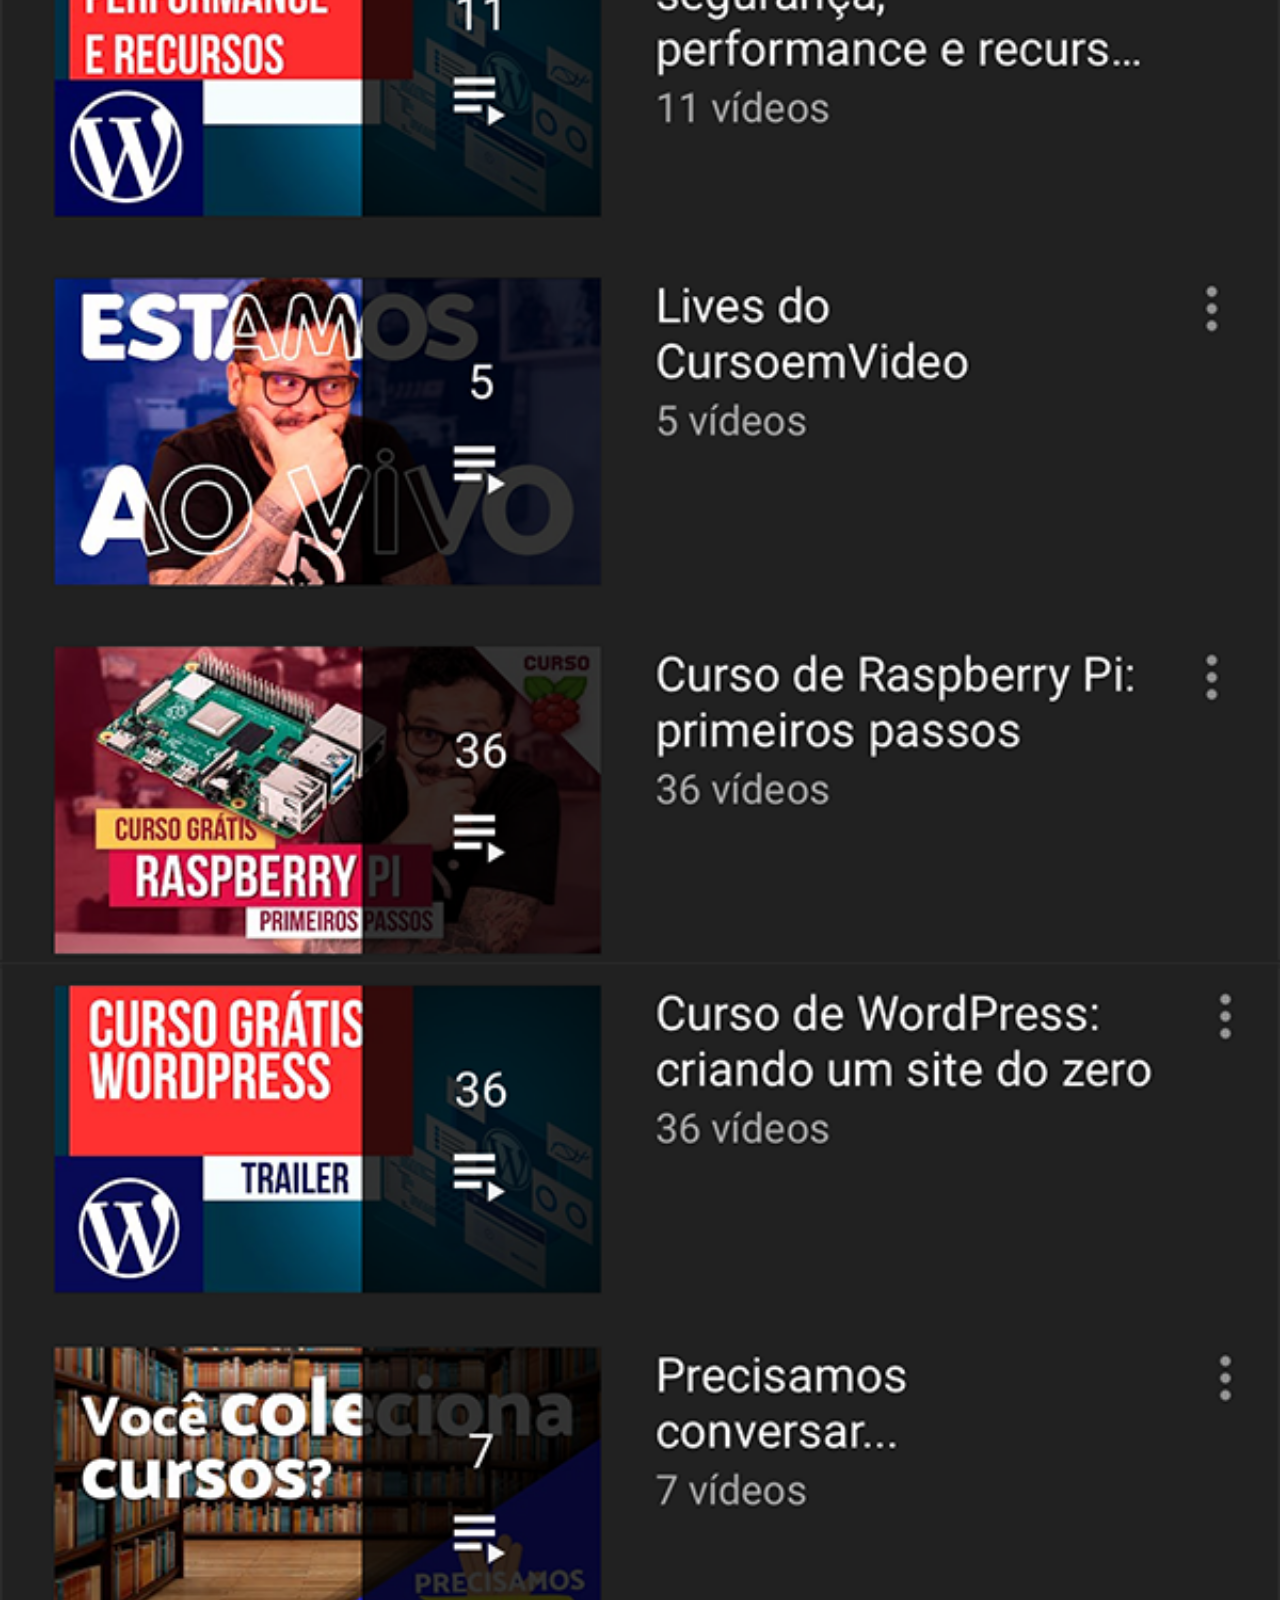
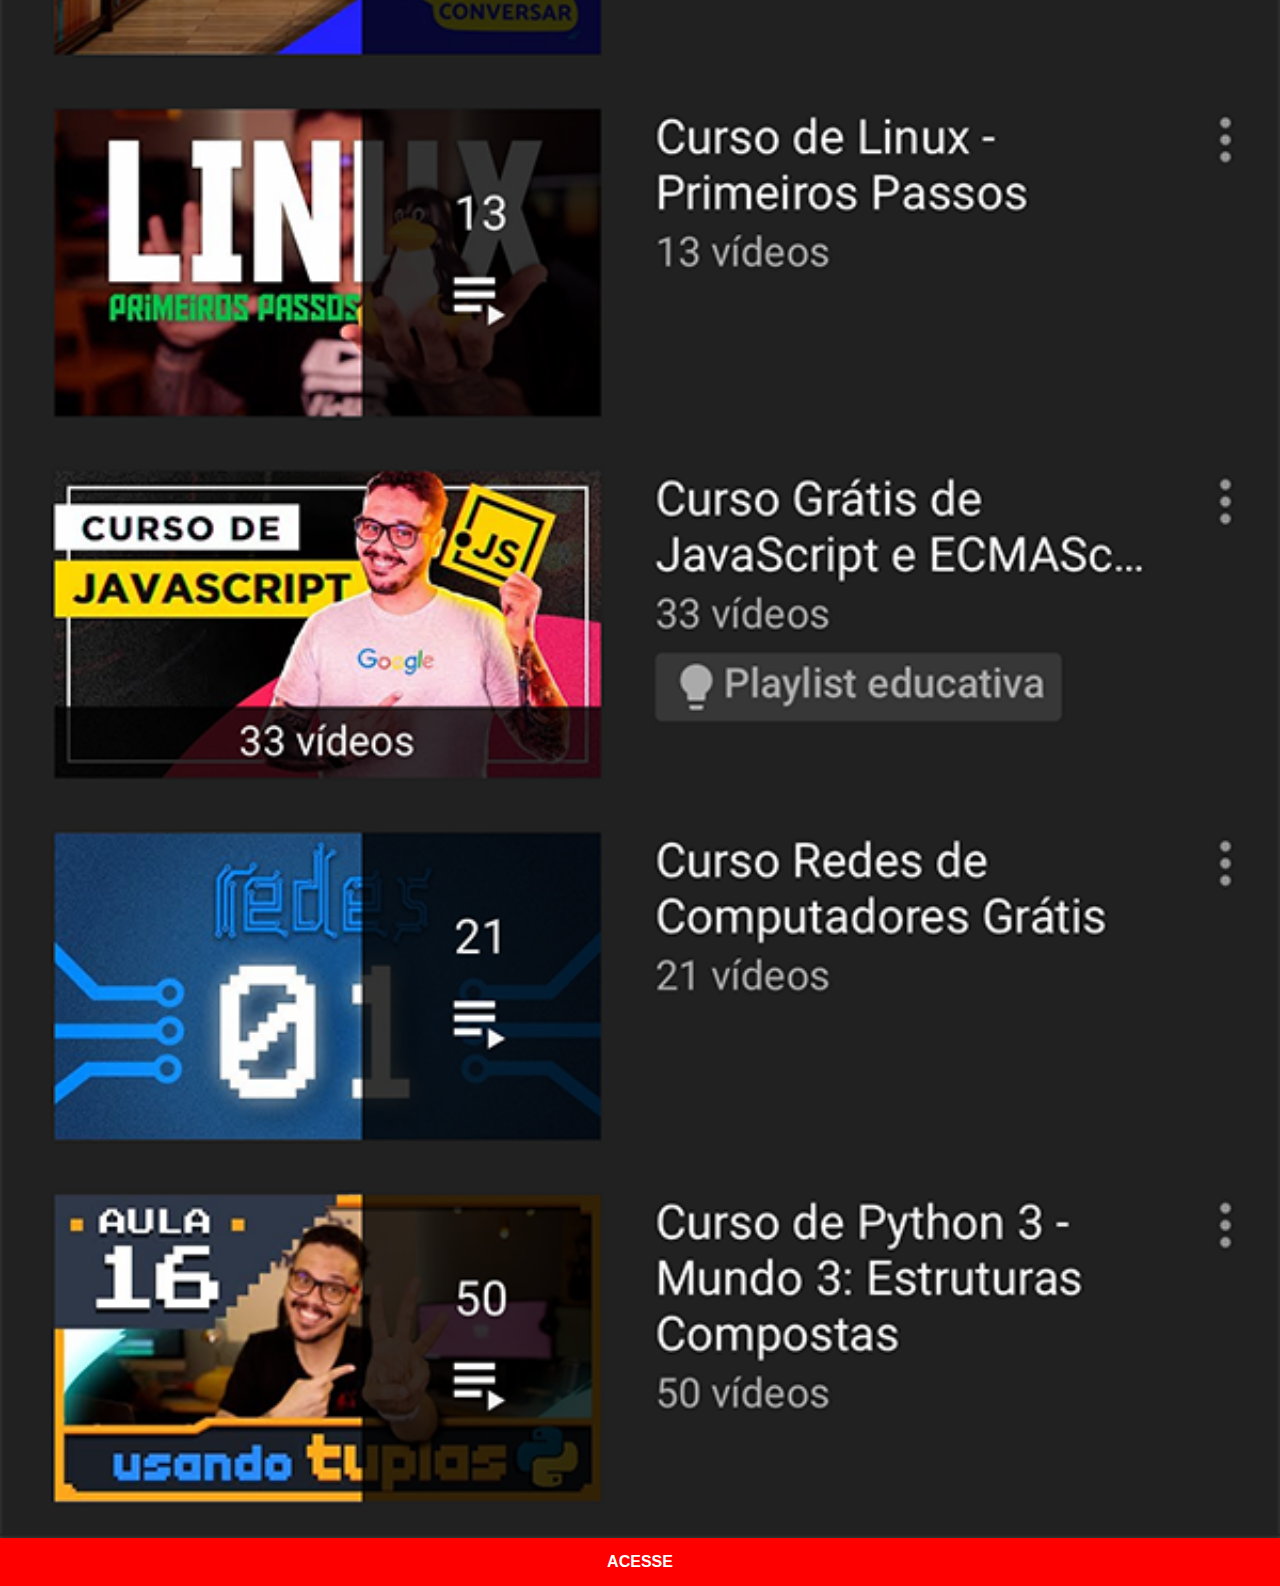
<file: youtube.html>
<!DOCTYPE html>
<html lang="pt-br">
<head>
    <meta charset="UTF-8">
    <meta name="viewport" content="width=device-width, initial-scale=1.0">
    <title>Youtube</title>
    <link rel="stylesheet" href="estilos/frames.css">
</head>
<body>
    <img src="imagens/tela-youtube.png" alt="Youtube">
    <a href="https://www.youtube.com/@CursoemVideo/playlists" target="_blank" rel="external">ACESSE</a>
</body>
</html>
</file>
<file: estilos/style.css>
@charset "UTF-8";

* {
    margin: 0;
    padding: 0;}

html, body {
    height: 100vh;
    width: 100vw;
    background-color: black;
}

body {
    /* ../ - Voltar duas pastas e acessar uma nova */
    background-image: url(../imagens/fundo-madeira.jpg);
    background-size: cover;
    background-attachment: fixed;
    background-repeat: no-repeat;
    background-position: center center;
}

main {
    height: 100vh;
    position: relative;  
}

section#telefone {
    height: 600px;
    width: 310px;
    /* ../ - Voltar duas pastas e acessar uma nova */
    background-image: url(../imagens/frame-iphone.png);
    background-repeat: no-repeat;
    background-size: contain;
    /* Centralizar a section de ID Telefone */
    position:absolute;
    top: 50%;
    left: 50%;
    transform: translate(-50%, -50%);
}

iframe#frame {
    position: relative;
    top: 76px;
    left: 21px;
    width: 253px;
    height: 448px;
}

section#redes-sociais {
    text-align: right;
}

li {
    padding: 4px;
}
img {
    border: 1px solid black;
    border-radius: 50% 50%;
    width: 50px;
    box-shadow: 2px 2px 5px rgba(0, 0, 0, 0.575);
    /* Para a borda fazer do tamanho do Objeto */
    box-sizing: border-box;
}
 /* Animação do botão */
img:hover {
    border: 2px solid rgba(255, 255, 255, 0.712);
    transform: translate(-2px, -2px);
    box-shadow: 3px 3px 10px rgba(0, 0, 0, 0.575);
    transition: transform .2s;
}
</file>
<file: estilos/frames.css>
@charset "UTF-8";

* {
    margin: 0px;
    padding: 0px;
    font-family: Arial, Helvetica, sans-serif;
}

img {
    width: 100vw;

}

/* ESCONDER BARRA DE ROLAGEM */
::-webkit-scrollbar { 
  display: none;
}

a {
    display: block;
    color: white;
    background-color: red;
    text-decoration: none;
    text-align: center;
    font-weight: bold;
    padding: 15px;
    margin-top: -4px;
}

a:hover {
    background-color: darkred;
}
</file>
